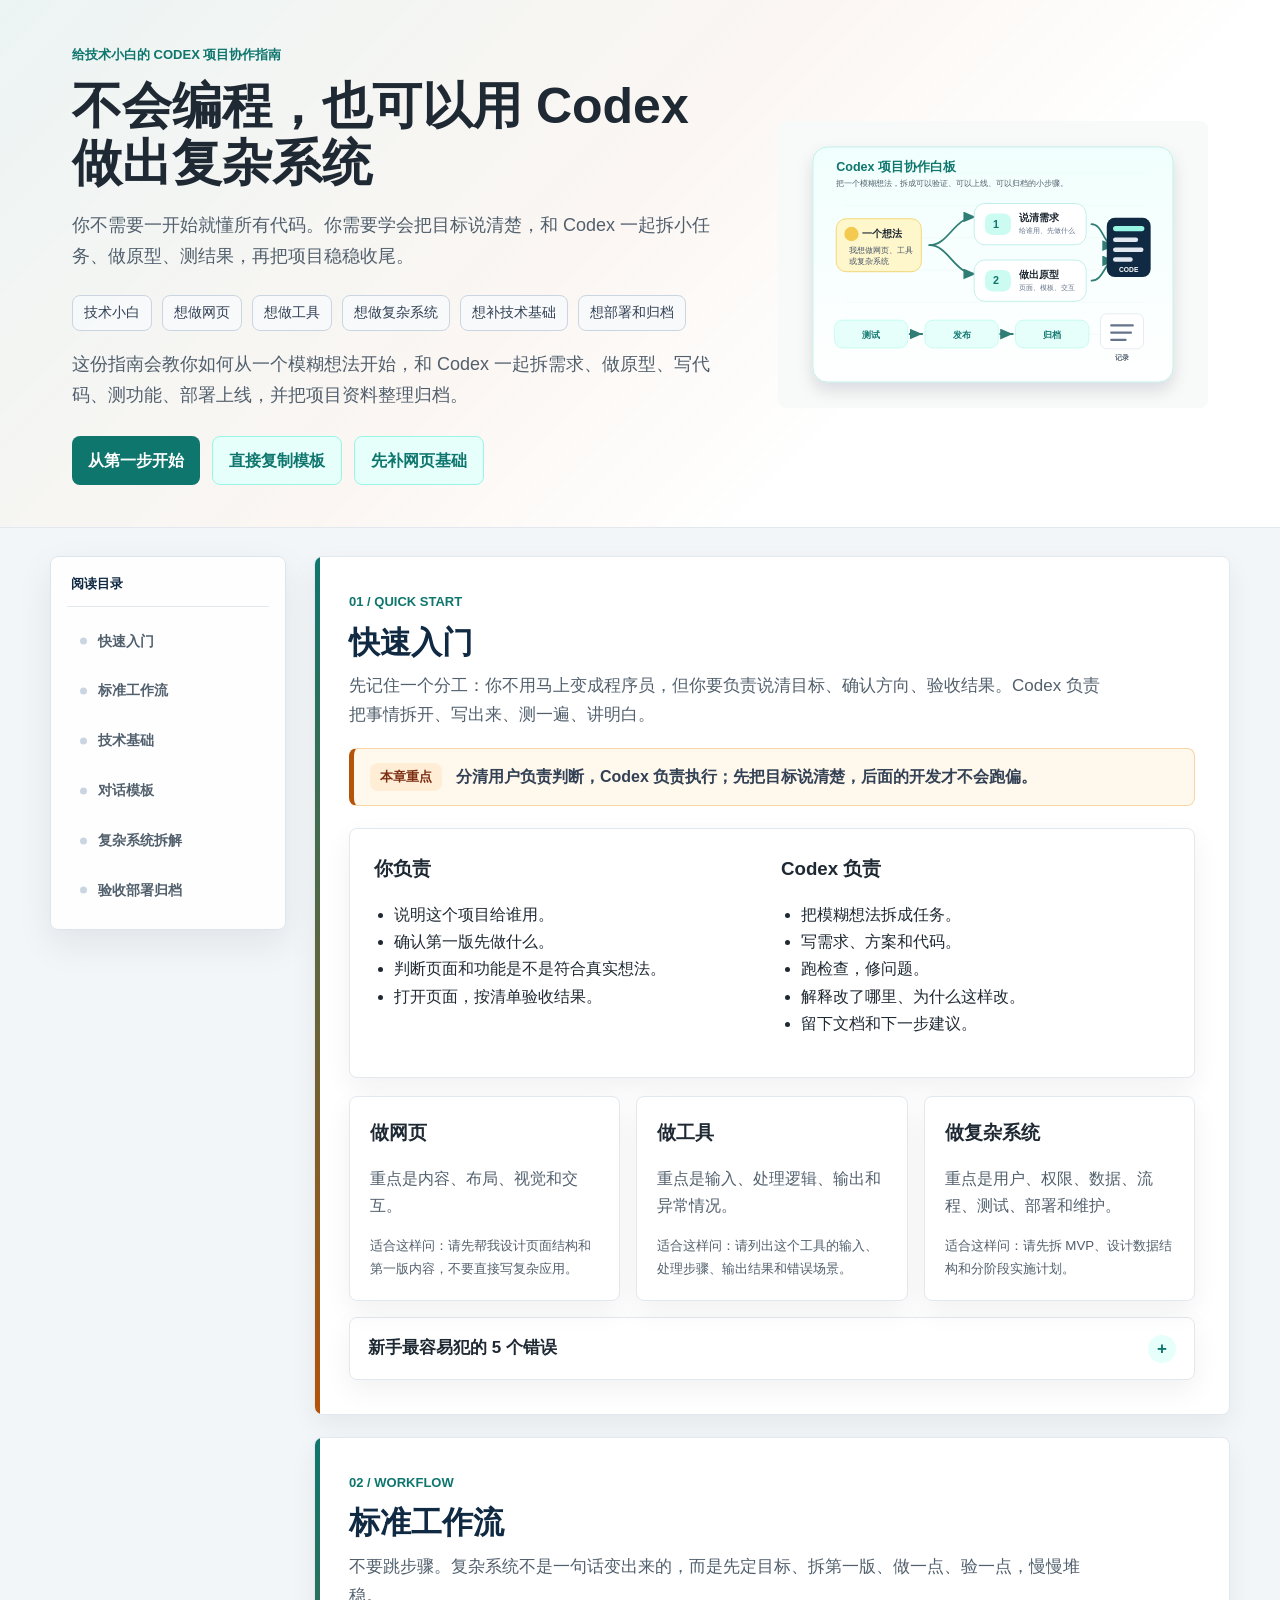
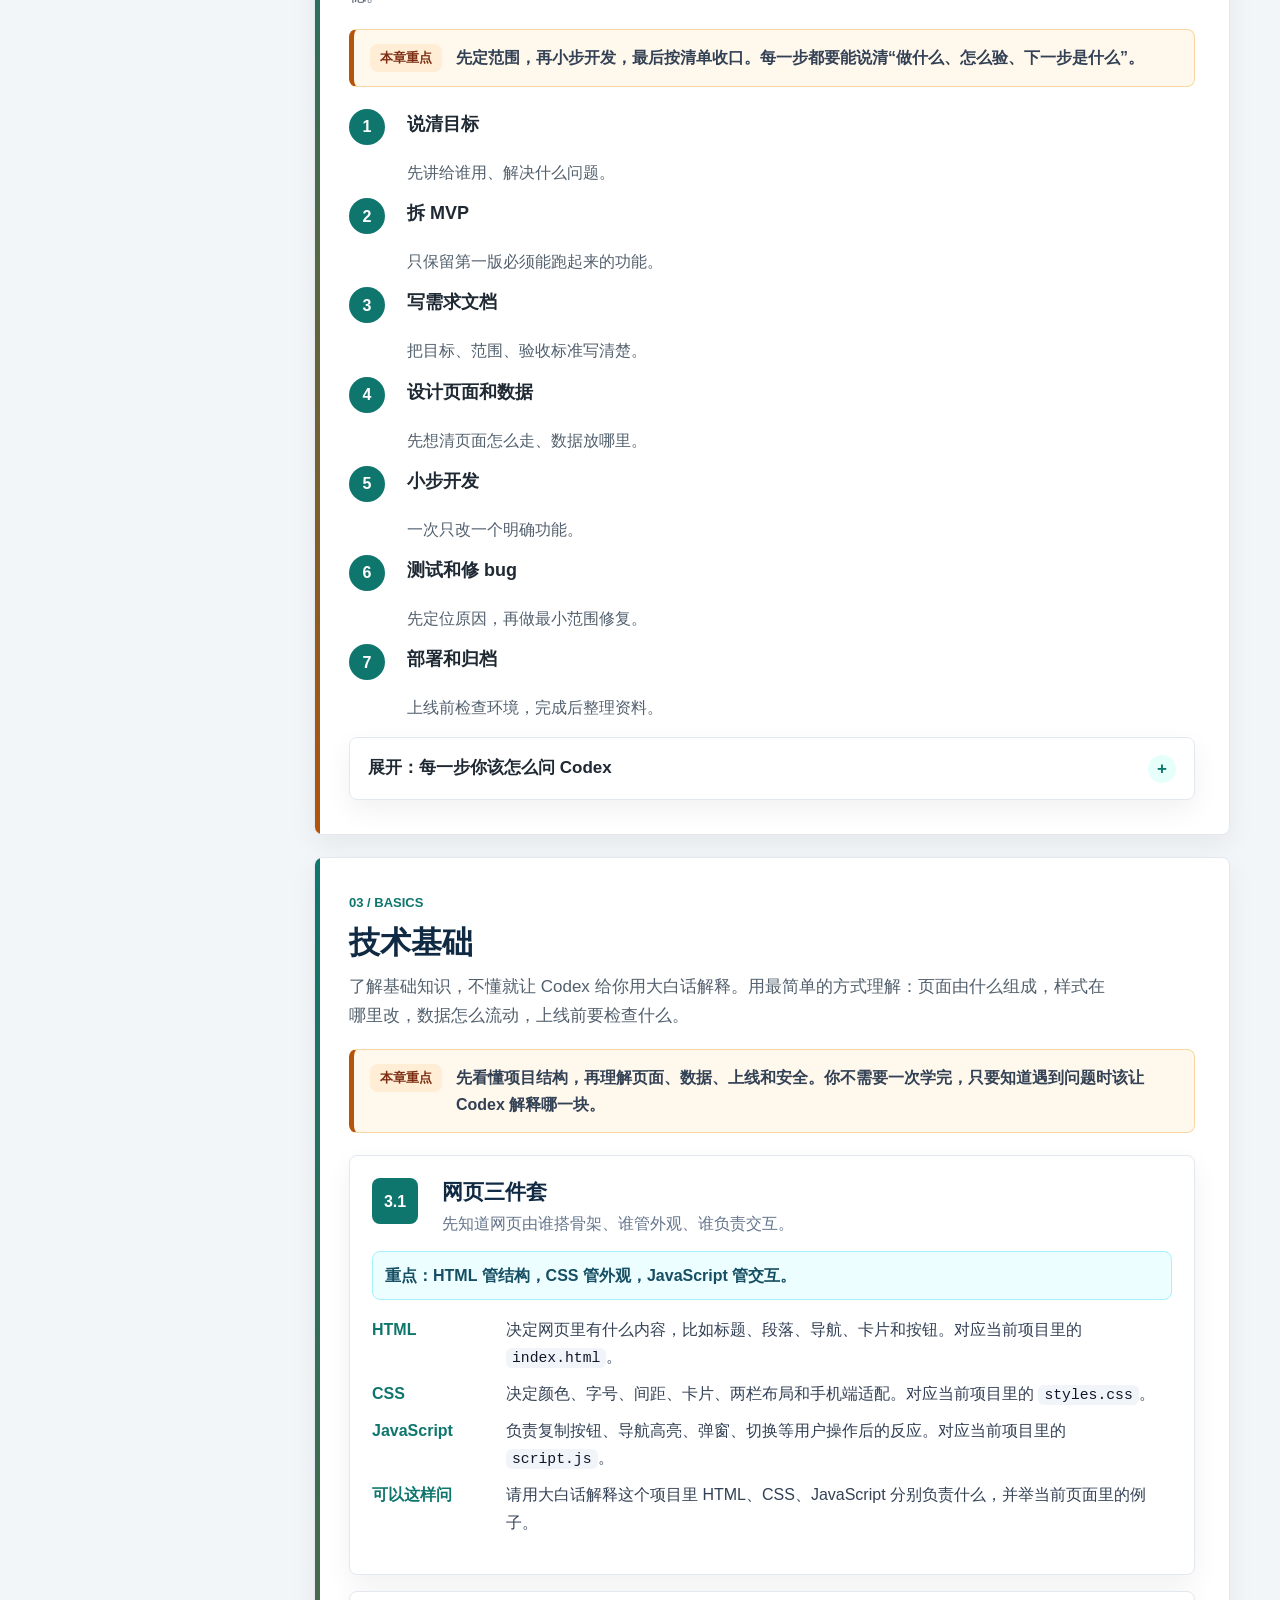
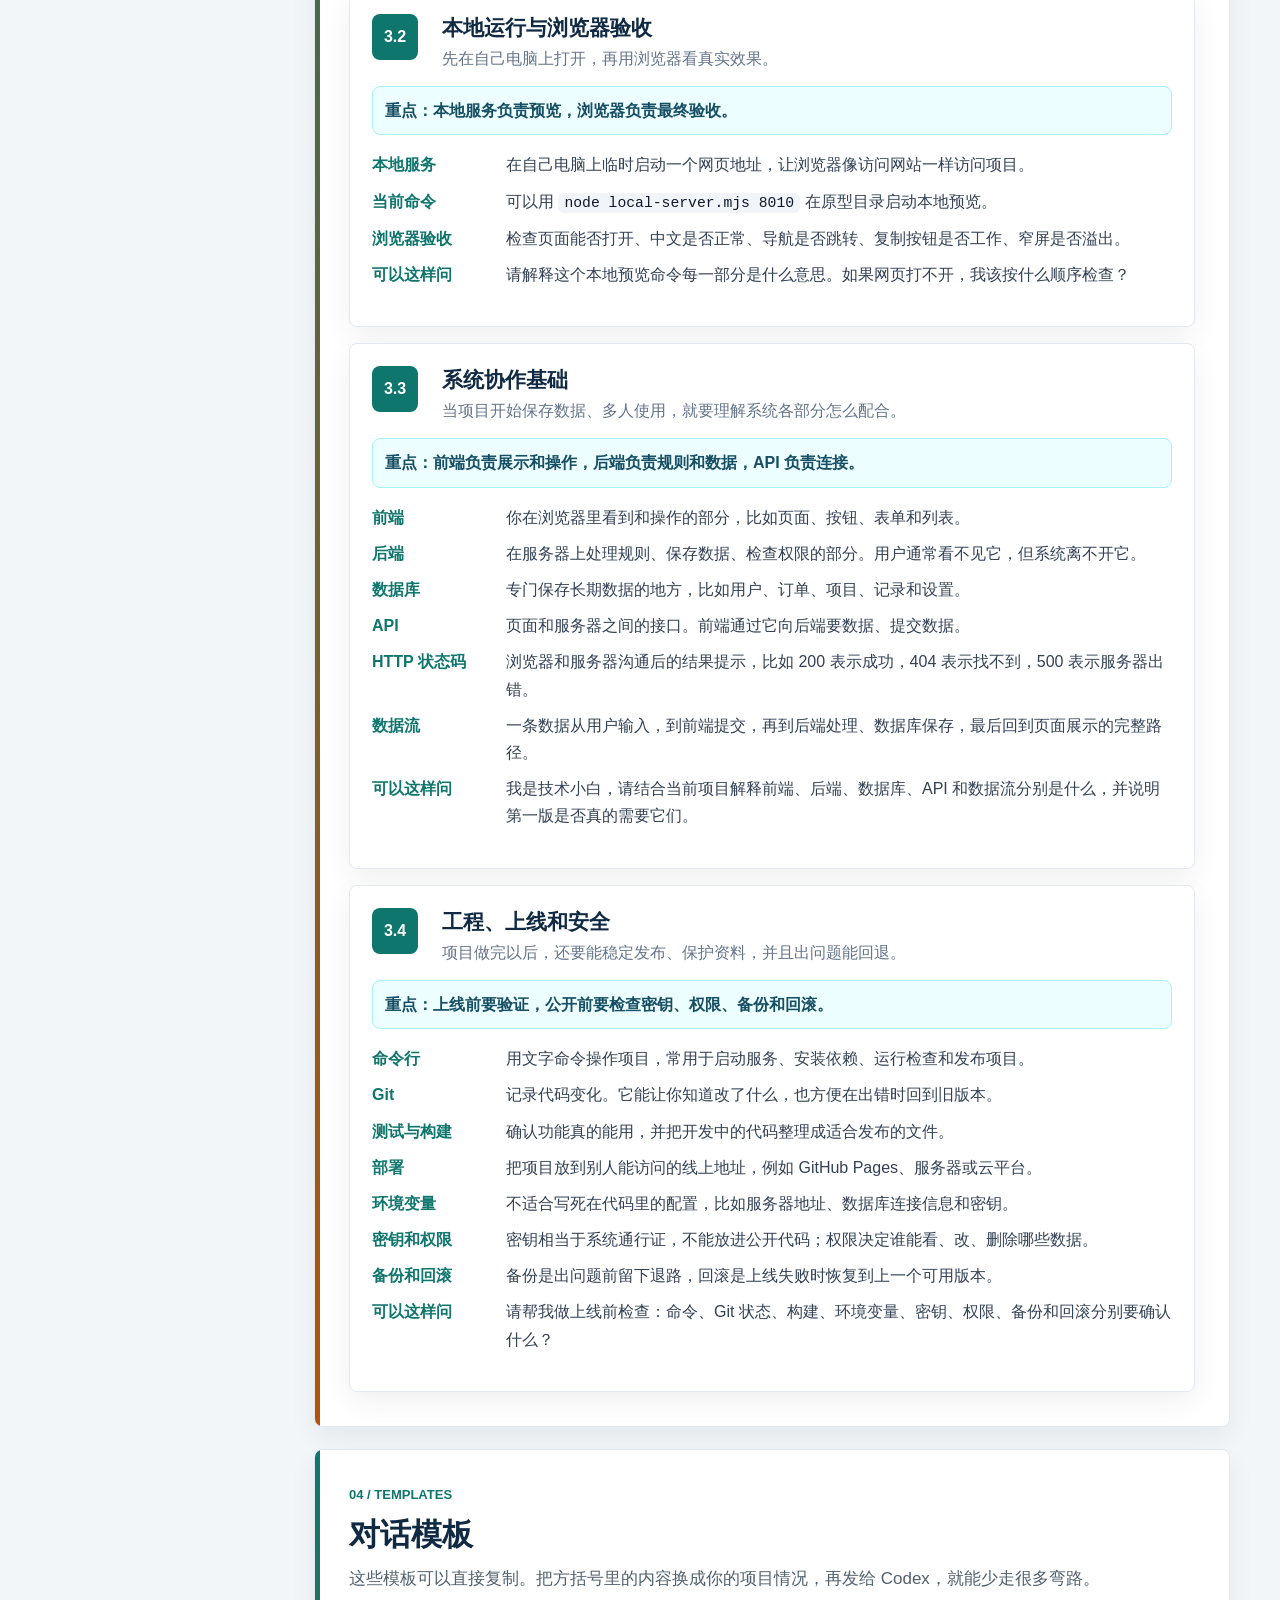
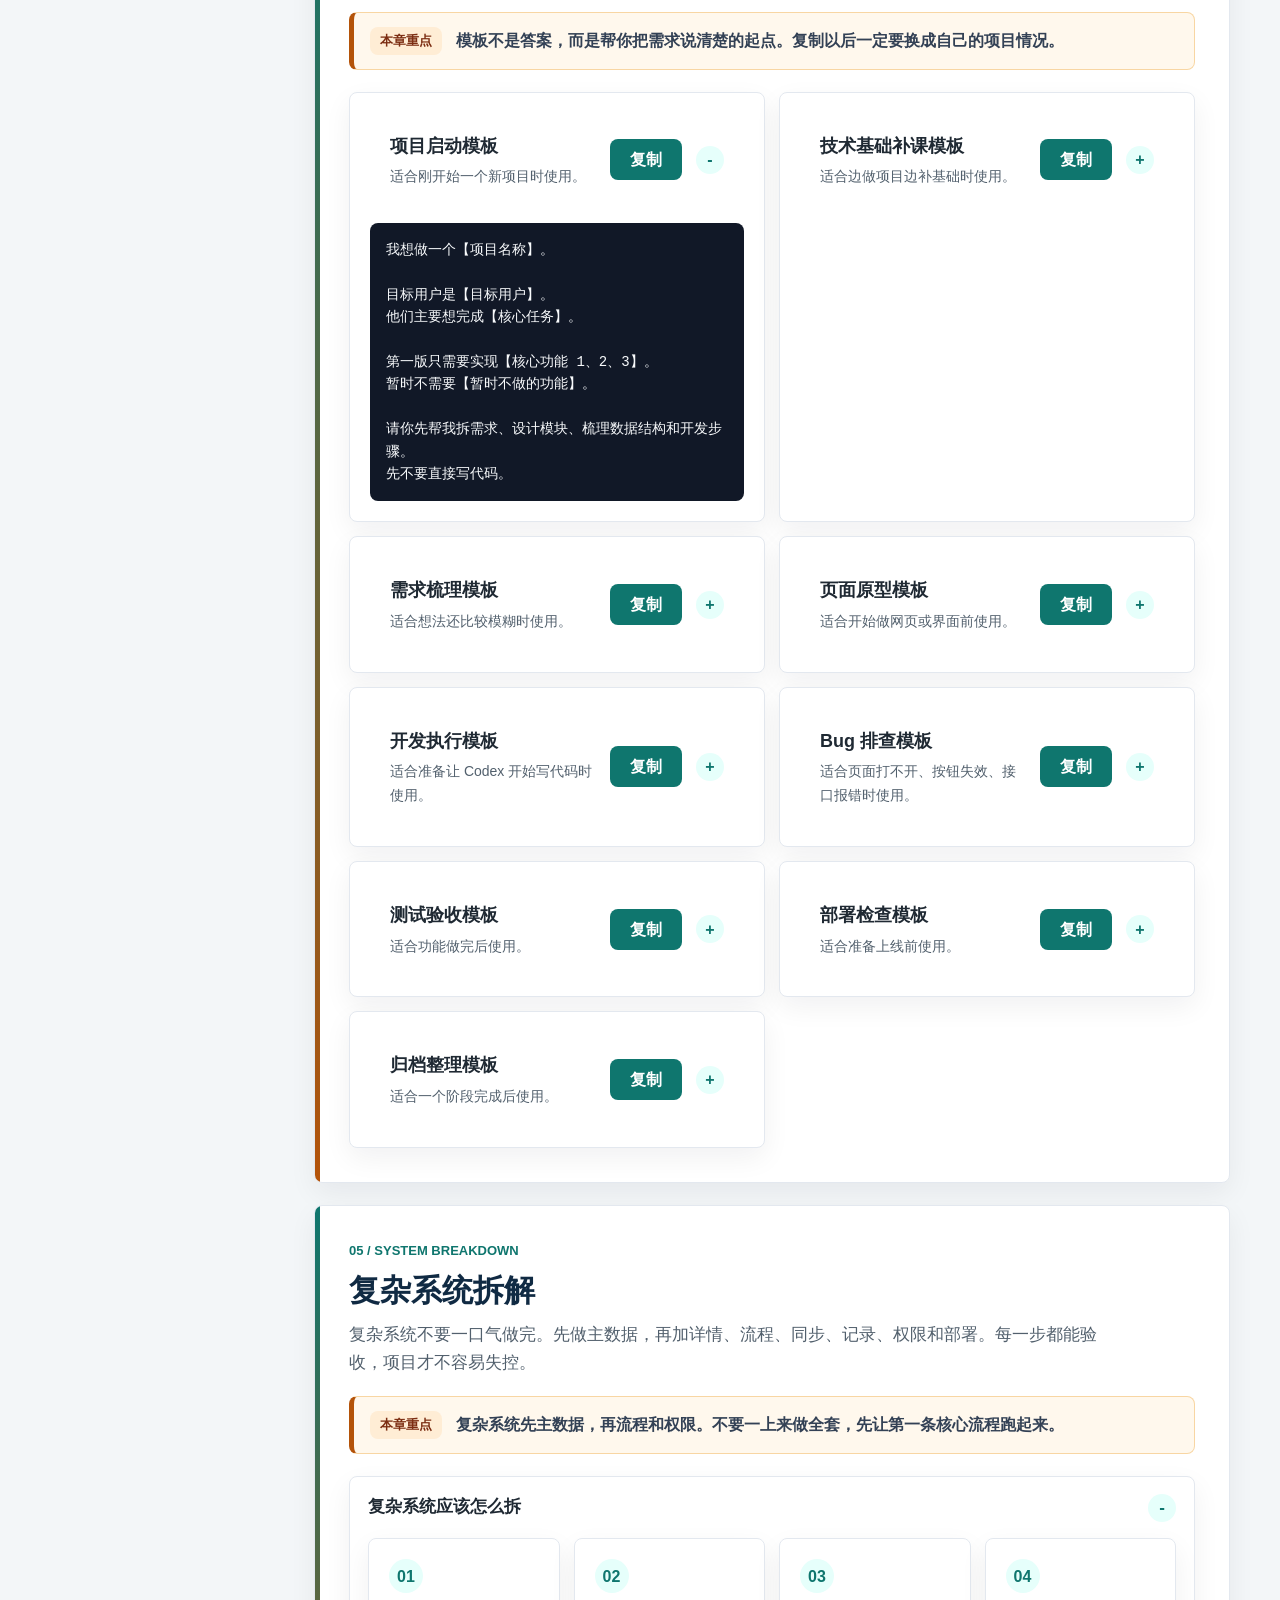
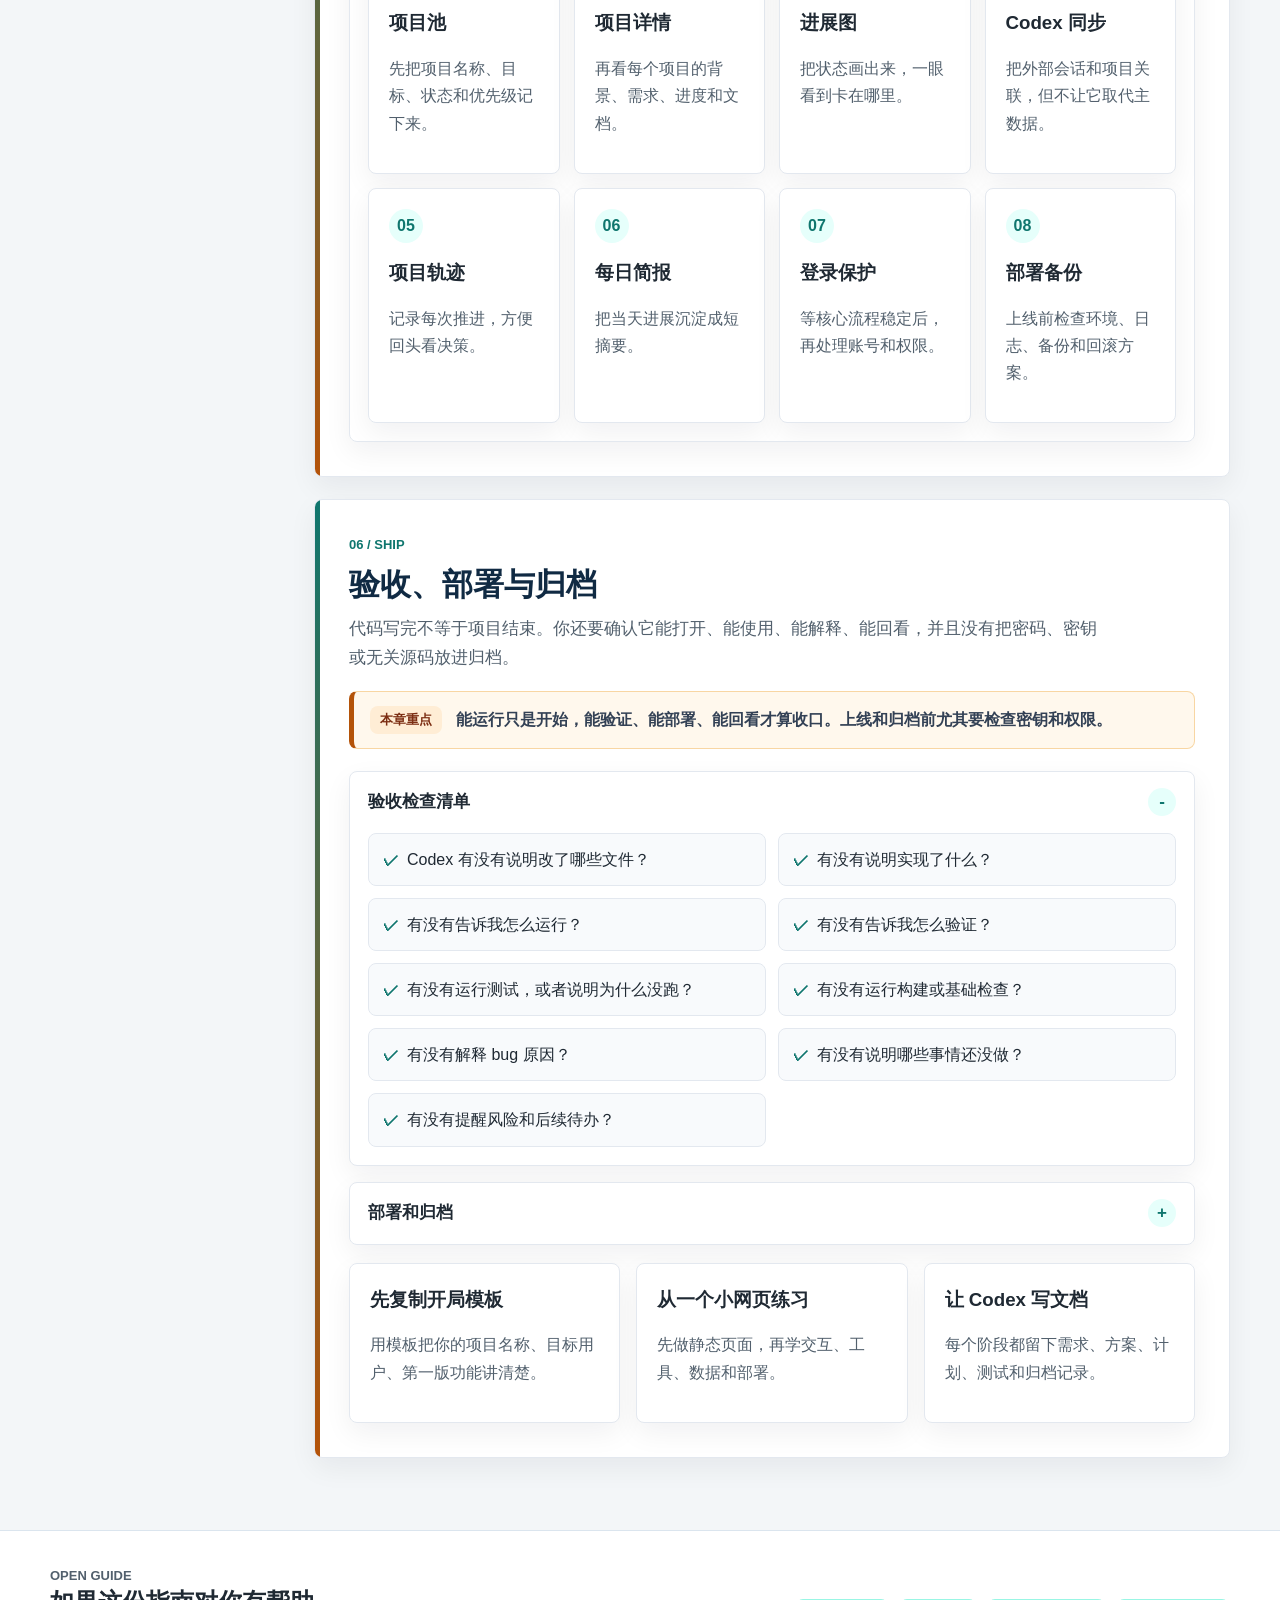
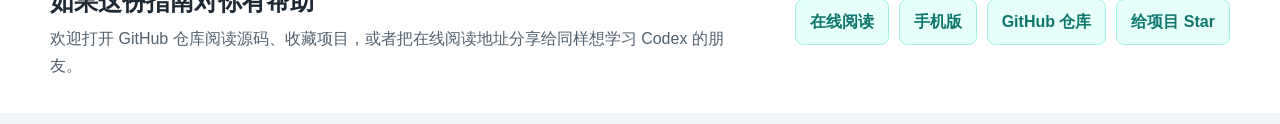
<file: index.html>
<!doctype html>
<html lang="zh-CN">
<head>
  <meta charset="utf-8">
  <meta name="viewport" content="width=device-width, initial-scale=1">
  <title>Codex 编程学习指南</title>
  <meta name="description" content="给技术小白的 Codex 编程协作指南，教你从想法开始，和 Codex 一起完成需求、原型、代码、测试、部署和归档。">
  <meta property="og:title" content="Codex 编程学习指南">
  <meta property="og:description" content="不会编程，也可以用 Codex 做网页、工具和复杂系统。">
  <meta property="og:type" content="website">
  <meta property="og:url" content="https://chenqianzzhh.github.io/codex-guide-v1/">
  <link rel="stylesheet" href="styles.css">
</head>
<body>
  <header class="hero" id="top">
    <div class="hero-inner">
      <div class="hero-main">
        <p class="eyebrow">给技术小白的 Codex 项目协作指南</p>
        <h1>不会编程，也可以用 Codex 做出复杂系统</h1>
        <p class="hero-subtitle">你不需要一开始就懂所有代码。你需要学会把目标说清楚，和 Codex 一起拆小任务、做原型、测结果，再把项目稳稳收尾。</p>
        <div class="hero-tags" aria-label="适合人群">
          <span>技术小白</span>
          <span>想做网页</span>
          <span>想做工具</span>
          <span>想做复杂系统</span>
          <span>想补技术基础</span>
          <span>想部署和归档</span>
        </div>
        <p class="hero-intro">这份指南会教你如何从一个模糊想法开始，和 Codex 一起拆需求、做原型、写代码、测功能、部署上线，并把项目资料整理归档。</p>
        <div class="hero-actions">
          <a class="button primary" href="#quick-start">从第一步开始</a>
          <a class="button secondary" href="#templates">直接复制模板</a>
          <a class="button secondary" href="#basics">先补网页基础</a>
        </div>
      </div>

      <figure class="hero-visual" aria-label="Codex 项目协作流程图">
        <img src="assets/hero-codex-workflow.svg" alt="Codex 项目协作白板图，展示从想法到需求、原型、代码、测试、发布和归档的流程。">
      </figure>
    </div>
  </header>

  <main class="page-shell">
    <nav class="side-nav" aria-label="章节导航">
      <p class="side-nav-title">阅读目录</p>
      <a href="#quick-start">快速入门</a>
      <a href="#workflow">标准工作流</a>
      <a href="#basics">技术基础</a>
      <a href="#templates">对话模板</a>
      <a href="#systems-case">复杂系统拆解</a>
      <a href="#ship">验收部署归档</a>
    </nav>

    <div class="mobile-section-jump" aria-label="手机端章节跳转">
      <label for="mobile-section-select">快速跳转</label>
      <select id="mobile-section-select">
        <option value="#quick-start">快速入门</option>
        <option value="#workflow">标准工作流</option>
        <option value="#basics">技术基础</option>
        <option value="#templates">对话模板</option>
        <option value="#systems-case">复杂系统拆解</option>
        <option value="#ship">验收部署归档</option>
      </select>
    </div>

    <article class="content">
      <section id="quick-start" class="section">
        <p class="section-kicker">01 / Quick Start</p>
        <h2>快速入门</h2>
        <p class="section-lead">先记住一个分工：你不用马上变成程序员，但你要负责说清目标、确认方向、验收结果。Codex 负责把事情拆开、写出来、测一遍、讲明白。</p>
        <div class="chapter-points" aria-label="本章重点">
          <span>本章重点</span>
          <p>分清用户负责判断，Codex 负责执行；先把目标说清楚，后面的开发才不会跑偏。</p>
        </div>

        <div class="split-card">
          <div>
            <h3>你负责</h3>
            <ul>
              <li>说明这个项目给谁用。</li>
              <li>确认第一版先做什么。</li>
              <li>判断页面和功能是不是符合真实想法。</li>
              <li>打开页面，按清单验收结果。</li>
            </ul>
          </div>
          <div>
            <h3>Codex 负责</h3>
            <ul>
              <li>把模糊想法拆成任务。</li>
              <li>写需求、方案和代码。</li>
              <li>跑检查，修问题。</li>
              <li>解释改了哪里、为什么这样改。</li>
              <li>留下文档和下一步建议。</li>
            </ul>
          </div>
        </div>

        <div class="card-grid three module-gap">
          <article class="info-card">
            <h3>做网页</h3>
            <p>重点是内容、布局、视觉和交互。</p>
            <small>适合这样问：请先帮我设计页面结构和第一版内容，不要直接写复杂应用。</small>
          </article>
          <article class="info-card">
            <h3>做工具</h3>
            <p>重点是输入、处理逻辑、输出和异常情况。</p>
            <small>适合这样问：请列出这个工具的输入、处理步骤、输出结果和错误场景。</small>
          </article>
          <article class="info-card">
            <h3>做复杂系统</h3>
            <p>重点是用户、权限、数据、流程、测试、部署和维护。</p>
            <small>适合这样问：请先拆 MVP、设计数据结构和分阶段实施计划。</small>
          </article>
        </div>

        <details class="guide-details">
          <summary>新手最容易犯的 5 个错误</summary>
          <div class="compare-list">
            <article class="compare-card">
              <div><span class="label wrong">错误说法</span><p>帮我做个系统。</p></div>
              <div><span class="label right">正确说法</span><p>我想做一个客户管理系统，第一版只做客户录入、客户列表和跟进记录。请先帮我拆 MVP。</p></div>
            </article>
            <article class="compare-card">
              <div><span class="label wrong">错误说法</span><p>打不开，你修一下。</p></div>
              <div><span class="label right">正确说法</span><p>我点击登录后页面空白，地址是本地网页，控制台报错如下。请先定位原因，再做最小范围修复。</p></div>
            </article>
            <article class="compare-card">
              <div><span class="label wrong">错误说法</span><p>登录、后台、支付、部署都一起做了吧。</p></div>
              <div><span class="label right">正确说法</span><p>请先做第一版核心流程。登录、支付和部署属于高风险功能，后面单独检查。</p></div>
            </article>
            <article class="compare-card">
              <div><span class="label wrong">错误说法</span><p>页面看起来可以就行。</p></div>
              <div><span class="label right">正确说法</span><p>请同时检查刷新后数据是否还在、手机端能不能看、复制按钮能不能用、有没有测试记录。</p></div>
            </article>
            <article class="compare-card">
              <div><span class="label wrong">错误说法</span><p>做完就结束。</p></div>
              <div><span class="label right">正确说法</span><p>请同步更新 README、测试记录和阶段总结，告诉我还剩哪些待办。</p></div>
            </article>
          </div>
        </details>
      </section>

      <section id="workflow" class="section">
        <p class="section-kicker">02 / Workflow</p>
        <h2>标准工作流</h2>
        <p class="section-lead">不要跳步骤。复杂系统不是一句话变出来的，而是先定目标、拆第一版、做一点、验一点，慢慢堆稳。</p>
        <div class="chapter-points" aria-label="本章重点">
          <span>本章重点</span>
          <p>先定范围，再小步开发，最后按清单收口。每一步都要能说清“做什么、怎么验、下一步是什么”。</p>
        </div>
        <ol class="timeline compact">
          <li><strong>说清目标</strong><span>先讲给谁用、解决什么问题。</span></li>
          <li><strong>拆 MVP</strong><span>只保留第一版必须能跑起来的功能。</span></li>
          <li><strong>写需求文档</strong><span>把目标、范围、验收标准写清楚。</span></li>
          <li><strong>设计页面和数据</strong><span>先想清页面怎么走、数据放哪里。</span></li>
          <li><strong>小步开发</strong><span>一次只改一个明确功能。</span></li>
          <li><strong>测试和修 bug</strong><span>先定位原因，再做最小范围修复。</span></li>
          <li><strong>部署和归档</strong><span>上线前检查环境，完成后整理资料。</span></li>
        </ol>
        <details class="guide-details">
          <summary>展开：每一步你该怎么问 Codex</summary>
          <div class="card-grid two">
            <article class="info-card"><h3>说清目标</h3><p>请先帮我澄清目标用户、核心问题、第一版范围和验收标准。</p></article>
            <article class="info-card"><h3>拆 MVP</h3><p>请把这个系统拆成 V1、V2、V3，并说明第一版暂时不做什么。</p></article>
            <article class="info-card"><h3>写需求文档</h3><p>请把已经确认的内容写成需求文档，包含目标、范围、功能和验收标准。</p></article>
            <article class="info-card"><h3>设计页面和数据</h3><p>请设计页面结构、用户流程、数据字段，以及它们之间的对应关系。</p></article>
            <article class="info-card"><h3>小步开发</h3><p>请一次只实现一个小任务，完成后告诉我改了什么、怎么运行、怎么验证。</p></article>
            <article class="info-card"><h3>测试和修 bug</h3><p>请先定位原因，再做最小范围修复，并记录验证结果。</p></article>
          </div>
        </details>
      </section>

      <section id="basics" class="section">
        <p class="section-kicker">03 / Basics</p>
        <h2>技术基础</h2>
        <p class="section-lead">了解基础知识，不懂就让 Codex 给你用大白话解释。用最简单的方式理解：页面由什么组成，样式在哪里改，数据怎么流动，上线前要检查什么。</p>
        <div class="chapter-points" aria-label="本章重点">
          <span>本章重点</span>
          <p>先看懂项目结构，再理解页面、数据、上线和安全。你不需要一次学完，只要知道遇到问题时该让 Codex 解释哪一块。</p>
        </div>

        <div class="learning-roadmap">
          <article class="learning-chapter">
            <div class="chapter-heading">
              <span>3.1</span>
              <div>
                <h3>网页三件套</h3>
                <p>先知道网页由谁搭骨架、谁管外观、谁负责交互。</p>
              </div>
            </div>
            <p class="focus-mark">重点：HTML 管结构，CSS 管外观，JavaScript 管交互。</p>
            <dl class="learning-dl">
              <dt>HTML</dt><dd>决定网页里有什么内容，比如标题、段落、导航、卡片和按钮。对应当前项目里的 <code>index.html</code>。</dd>
              <dt>CSS</dt><dd>决定颜色、字号、间距、卡片、两栏布局和手机端适配。对应当前项目里的 <code>styles.css</code>。</dd>
              <dt>JavaScript</dt><dd>负责复制按钮、导航高亮、弹窗、切换等用户操作后的反应。对应当前项目里的 <code>script.js</code>。</dd>
              <dt>可以这样问</dt><dd>请用大白话解释这个项目里 HTML、CSS、JavaScript 分别负责什么，并举当前页面里的例子。</dd>
            </dl>
          </article>

          <article class="learning-chapter">
            <div class="chapter-heading">
              <span>3.2</span>
              <div>
                <h3>本地运行与浏览器验收</h3>
                <p>先在自己电脑上打开，再用浏览器看真实效果。</p>
              </div>
            </div>
            <p class="focus-mark">重点：本地服务负责预览，浏览器负责最终验收。</p>
            <dl class="learning-dl">
              <dt>本地服务</dt><dd>在自己电脑上临时启动一个网页地址，让浏览器像访问网站一样访问项目。</dd>
              <dt>当前命令</dt><dd>可以用 <code>node local-server.mjs 8010</code> 在原型目录启动本地预览。</dd>
              <dt>浏览器验收</dt><dd>检查页面能否打开、中文是否正常、导航是否跳转、复制按钮是否工作、窄屏是否溢出。</dd>
              <dt>可以这样问</dt><dd>请解释这个本地预览命令每一部分是什么意思。如果网页打不开，我该按什么顺序检查？</dd>
            </dl>
          </article>

          <article class="learning-chapter">
            <div class="chapter-heading">
              <span>3.3</span>
              <div>
                <h3>系统协作基础</h3>
                <p>当项目开始保存数据、多人使用，就要理解系统各部分怎么配合。</p>
              </div>
            </div>
            <p class="focus-mark">重点：前端负责展示和操作，后端负责规则和数据，API 负责连接。</p>
            <dl class="learning-dl">
              <dt>前端</dt><dd>你在浏览器里看到和操作的部分，比如页面、按钮、表单和列表。</dd>
              <dt>后端</dt><dd>在服务器上处理规则、保存数据、检查权限的部分。用户通常看不见它，但系统离不开它。</dd>
              <dt>数据库</dt><dd>专门保存长期数据的地方，比如用户、订单、项目、记录和设置。</dd>
              <dt>API</dt><dd>页面和服务器之间的接口。前端通过它向后端要数据、提交数据。</dd>
              <dt>HTTP 状态码</dt><dd>浏览器和服务器沟通后的结果提示，比如 200 表示成功，404 表示找不到，500 表示服务器出错。</dd>
              <dt>数据流</dt><dd>一条数据从用户输入，到前端提交，再到后端处理、数据库保存，最后回到页面展示的完整路径。</dd>
              <dt>可以这样问</dt><dd>我是技术小白，请结合当前项目解释前端、后端、数据库、API 和数据流分别是什么，并说明第一版是否真的需要它们。</dd>
            </dl>
          </article>

          <article class="learning-chapter">
            <div class="chapter-heading">
              <span>3.4</span>
              <div>
                <h3>工程、上线和安全</h3>
                <p>项目做完以后，还要能稳定发布、保护资料，并且出问题能回退。</p>
              </div>
            </div>
            <p class="focus-mark">重点：上线前要验证，公开前要检查密钥、权限、备份和回滚。</p>
            <dl class="learning-dl">
              <dt>命令行</dt><dd>用文字命令操作项目，常用于启动服务、安装依赖、运行检查和发布项目。</dd>
              <dt>Git</dt><dd>记录代码变化。它能让你知道改了什么，也方便在出错时回到旧版本。</dd>
              <dt>测试与构建</dt><dd>确认功能真的能用，并把开发中的代码整理成适合发布的文件。</dd>
              <dt>部署</dt><dd>把项目放到别人能访问的线上地址，例如 GitHub Pages、服务器或云平台。</dd>
              <dt>环境变量</dt><dd>不适合写死在代码里的配置，比如服务器地址、数据库连接信息和密钥。</dd>
              <dt>密钥和权限</dt><dd>密钥相当于系统通行证，不能放进公开代码；权限决定谁能看、改、删除哪些数据。</dd>
              <dt>备份和回滚</dt><dd>备份是出问题前留下退路，回滚是上线失败时恢复到上一个可用版本。</dd>
              <dt>可以这样问</dt><dd>请帮我做上线前检查：命令、Git 状态、构建、环境变量、密钥、权限、备份和回滚分别要确认什么？</dd>
            </dl>
          </article>
        </div>
      </section>

      <section id="templates" class="section">
        <p class="section-kicker">04 / Templates</p>
        <h2>对话模板</h2>
        <p class="section-lead">这些模板可以直接复制。把方括号里的内容换成你的项目情况，再发给 Codex，就能少走很多弯路。</p>
        <div class="chapter-points" aria-label="本章重点">
          <span>本章重点</span>
          <p>模板不是答案，而是帮你把需求说清楚的起点。复制以后一定要换成自己的项目情况。</p>
        </div>
        <div class="template-grid">
          <details class="template-card" open>
            <summary><span><strong>项目启动模板</strong><em>适合刚开始一个新项目时使用。</em></span><button type="button" data-copy-target="template-start">复制</button></summary>
            <pre id="template-start"><code>我想做一个【项目名称】。

目标用户是【目标用户】。
他们主要想完成【核心任务】。

第一版只需要实现【核心功能 1、2、3】。
暂时不需要【暂时不做的功能】。

请你先帮我拆需求、设计模块、梳理数据结构和开发步骤。
先不要直接写代码。</code></pre>
          </details>

          <details class="template-card">
            <summary><span><strong>技术基础补课模板</strong><em>适合边做项目边补基础时使用。</em></span><button type="button" data-copy-target="template-basics">复制</button></summary>
            <pre id="template-basics"><code>我是技术小白，正在做【项目名称】。

请你结合当前项目，用我能听懂的话解释：
1. 这个项目由哪些主要文件组成
2. HTML、CSS、JavaScript 分别负责什么
3. 我应该用什么命令运行或预览
4. 浏览器里要检查哪些地方
5. 哪些内容以后涉及后端、数据库或安全
6. 如果我要继续学习，应该先补哪几块基础

请不要讲太多理论，要结合当前项目举例。</code></pre>
          </details>

          <details class="template-card">
            <summary><span><strong>需求梳理模板</strong><em>适合想法还比较模糊时使用。</em></span><button type="button" data-copy-target="template-requirement">复制</button></summary>
            <pre id="template-requirement"><code>请你先不要写代码。

请帮我梳理：
1. 目标用户是谁
2. 他们最想解决什么问题
3. 第一版必须做哪些功能
4. 第一版暂时不做哪些功能
5. 每个功能怎么验收
6. 有哪些风险点

请最后整理成一份清晰的需求清单。</code></pre>
          </details>

          <details class="template-card">
            <summary><span><strong>页面原型模板</strong><em>适合开始做网页或界面前使用。</em></span><button type="button" data-copy-target="template-prototype">复制</button></summary>
            <pre id="template-prototype"><code>请基于现有需求，先帮我设计页面结构。

请说明：
1. 第一屏展示什么
2. 有哪些主要章节或区域
3. 用户从哪里开始操作
4. 哪些内容做成卡片、表格或时间线
5. 电脑端和手机端分别怎么展示

请先给结构方案，不要急着写代码。</code></pre>
          </details>

          <details class="template-card">
            <summary><span><strong>开发执行模板</strong><em>适合准备让 Codex 开始写代码时使用。</em></span><button type="button" data-copy-target="template-dev">复制</button></summary>
            <pre id="template-dev"><code>请按实施计划执行下一步。

要求：
1. 一次只实现一个小任务
2. 修改前说明会改哪些文件
3. 修改后说明实现了什么
4. 告诉我如何运行和验证
5. 不要做计划外的大改动

如果发现计划不清楚，请先停下来问我。</code></pre>
          </details>

          <details class="template-card">
            <summary><span><strong>Bug 排查模板</strong><em>适合页面打不开、按钮失效、接口报错时使用。</em></span><button type="button" data-copy-target="template-bug">复制</button></summary>
            <pre id="template-bug"><code>我遇到一个 Bug。

现象是：【发生了什么】
期望是：【本来应该怎样】
复现步骤：
1. 【第一步】
2. 【第二步】
3. 【第三步】

报错信息是：
【粘贴报错】

请先判断可能原因，再做最小范围修复。
修完后请告诉我改了哪些文件，以及我应该怎么验证。</code></pre>
          </details>

          <details class="template-card">
            <summary><span><strong>测试验收模板</strong><em>适合功能做完后使用。</em></span><button type="button" data-copy-target="template-test">复制</button></summary>
            <pre id="template-test"><code>请帮我验收这个功能。

请检查：
1. 是否满足原始需求
2. 是否有边界情况遗漏
3. 是否能在电脑端和手机端正常使用
4. 是否运行了测试或构建
5. 是否有未完成事项和风险

请把结果分成“通过项、问题项、后续待办”。</code></pre>
          </details>

          <details class="template-card">
            <summary><span><strong>部署检查模板</strong><em>适合准备上线前使用。</em></span><button type="button" data-copy-target="template-deploy">复制</button></summary>
            <pre id="template-deploy"><code>请帮我做部署前检查。

请确认：
1. 本地是否能正常运行
2. 构建是否通过
3. 环境变量是否齐全
4. 密钥是否没有写死在代码里
5. 关键功能是否验证
6. 是否有备份和回滚方案

请先列检查结果，不要直接开始部署。</code></pre>
          </details>

          <details class="template-card">
            <summary><span><strong>归档整理模板</strong><em>适合一个阶段完成后使用。</em></span><button type="button" data-copy-target="template-archive">复制</button></summary>
            <pre id="template-archive"><code>请帮我整理这个阶段的归档。

包括：
1. 完成了什么
2. 改了哪些文件
3. 如何运行
4. 如何验证
5. 还有哪些待办
6. 哪些资料需要备份
7. 哪些资料不能归档，例如密码、密钥、API Key、无关项目源码和缓存目录

请把内容整理成可以放进项目文档的阶段总结。</code></pre>
          </details>
        </div>
      </section>

      <section id="systems-case" class="section">
        <p class="section-kicker">05 / System Breakdown</p>
        <h2>复杂系统拆解</h2>
        <p class="section-lead">复杂系统不要一口气做完。先做主数据，再加详情、流程、同步、记录、权限和部署。每一步都能验收，项目才不容易失控。</p>
        <div class="chapter-points" aria-label="本章重点">
          <span>本章重点</span>
          <p>复杂系统先主数据，再流程和权限。不要一上来做全套，先让第一条核心流程跑起来。</p>
        </div>

        <details class="guide-details" open>
          <summary>复杂系统应该怎么拆</summary>
          <div class="stage-grid">
            <article class="stage-card"><span>01</span><h3>项目池</h3><p>先把项目名称、目标、状态和优先级记下来。</p></article>
            <article class="stage-card"><span>02</span><h3>项目详情</h3><p>再看每个项目的背景、需求、进度和文档。</p></article>
            <article class="stage-card"><span>03</span><h3>进展图</h3><p>把状态画出来，一眼看到卡在哪里。</p></article>
            <article class="stage-card"><span>04</span><h3>Codex 同步</h3><p>把外部会话和项目关联，但不让它取代主数据。</p></article>
            <article class="stage-card"><span>05</span><h3>项目轨迹</h3><p>记录每次推进，方便回头看决策。</p></article>
            <article class="stage-card"><span>06</span><h3>每日简报</h3><p>把当天进展沉淀成短摘要。</p></article>
            <article class="stage-card"><span>07</span><h3>登录保护</h3><p>等核心流程稳定后，再处理账号和权限。</p></article>
            <article class="stage-card"><span>08</span><h3>部署备份</h3><p>上线前检查环境、日志、备份和回滚方案。</p></article>
          </div>
        </details>
      </section>

      <section id="ship" class="section">
        <p class="section-kicker">06 / Ship</p>
        <h2>验收、部署与归档</h2>
        <p class="section-lead">代码写完不等于项目结束。你还要确认它能打开、能使用、能解释、能回看，并且没有把密码、密钥或无关源码放进归档。</p>
        <div class="chapter-points" aria-label="本章重点">
          <span>本章重点</span>
          <p>能运行只是开始，能验证、能部署、能回看才算收口。上线和归档前尤其要检查密钥和权限。</p>
        </div>

        <details class="guide-details" open>
          <summary>验收检查清单</summary>
          <ul class="check-list">
            <li>Codex 有没有说明改了哪些文件？</li>
            <li>有没有说明实现了什么？</li>
            <li>有没有告诉我怎么运行？</li>
            <li>有没有告诉我怎么验证？</li>
            <li>有没有运行测试，或者说明为什么没跑？</li>
            <li>有没有运行构建或基础检查？</li>
            <li>有没有解释 bug 原因？</li>
            <li>有没有说明哪些事情还没做？</li>
            <li>有没有提醒风险和后续待办？</li>
          </ul>
        </details>

        <details class="guide-details">
          <summary>部署和归档</summary>
          <div class="card-grid two">
            <article class="info-card">
              <h3>部署前检查</h3>
              <ul>
                <li>构建是否通过。</li>
                <li>本地是否能打开。</li>
                <li>手机端是否能正常阅读。</li>
                <li>密码和密钥是否没有写死。</li>
                <li>关键功能是否已经验证。</li>
              </ul>
            </article>
            <article class="info-card">
              <h3>应该归档什么</h3>
              <ul>
                <li>需求文档、设计方案和实施计划。</li>
                <li>源码、测试记录和部署说明。</li>
                <li>操作记录、阶段总结和待办清单。</li>
                <li>重要数据的备份说明。</li>
              </ul>
            </article>
          </div>
          <div class="warning-card">
            <strong>不要归档：</strong>账号密码、API Key、其他项目源码、无关缓存和依赖目录。
          </div>
        </details>

        <div class="card-grid three module-gap">
          <article class="info-card"><h3>先复制开局模板</h3><p>用模板把你的项目名称、目标用户、第一版功能讲清楚。</p></article>
          <article class="info-card"><h3>从一个小网页练习</h3><p>先做静态页面，再学交互、工具、数据和部署。</p></article>
          <article class="info-card"><h3>让 Codex 写文档</h3><p>每个阶段都留下需求、方案、计划、测试和归档记录。</p></article>
        </div>
      </section>
    </article>
  </main>

  <footer class="site-footer">
    <div class="footer-inner">
      <div>
        <p class="section-kicker">Open Guide</p>
        <h2>如果这份指南对你有帮助</h2>
        <p>欢迎打开 GitHub 仓库阅读源码、收藏项目，或者把在线阅读地址分享给同样想学习 Codex 的朋友。</p>
      </div>
      <nav class="footer-links" aria-label="公开入口">
        <a href="https://chenqianzzhh.github.io/codex-guide-v1/">在线阅读</a>
        <a href="mobile.html">手机版</a>
        <a href="https://github.com/chenqianzzhh/codex-guide-v1">GitHub 仓库</a>
        <a href="https://github.com/chenqianzzhh/codex-guide-v1/stargazers">给项目 Star</a>
      </nav>
    </div>
  </footer>

  <script src="script.js"></script>
</body>
</html>
</file>
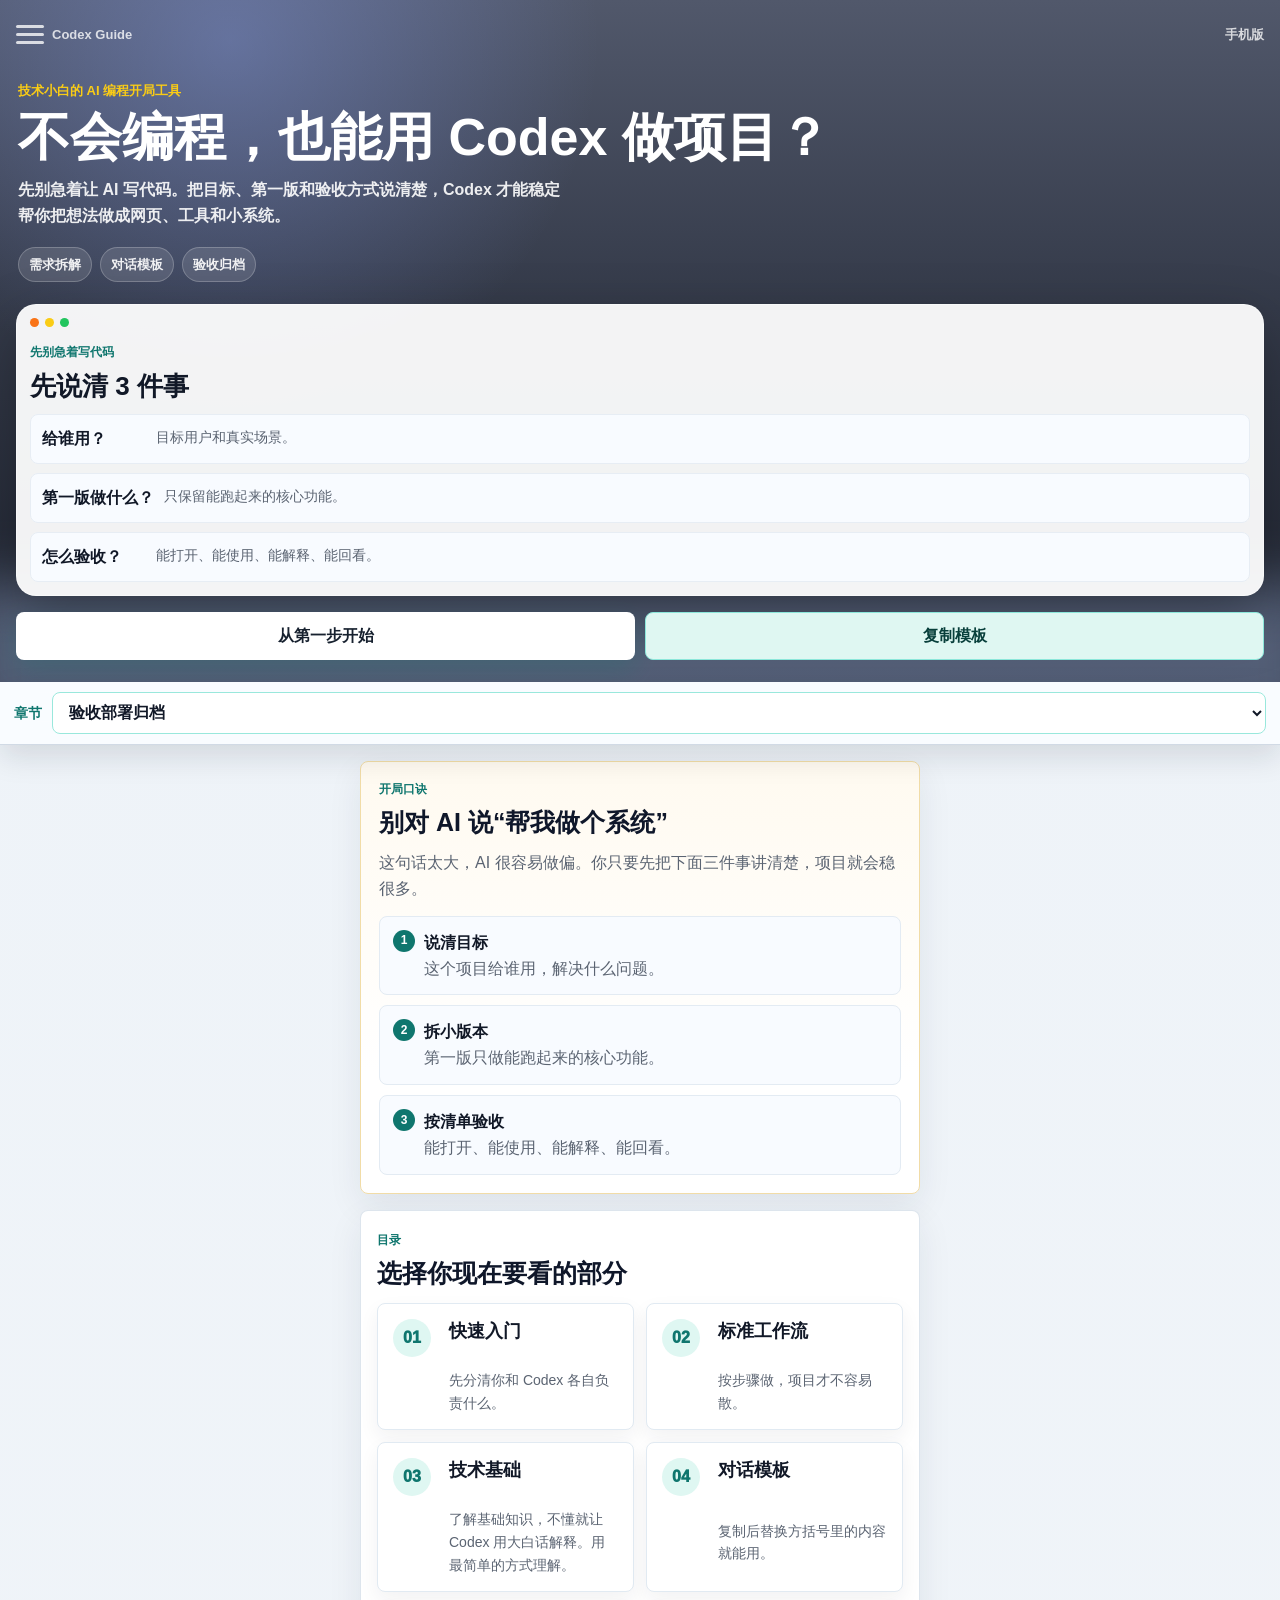
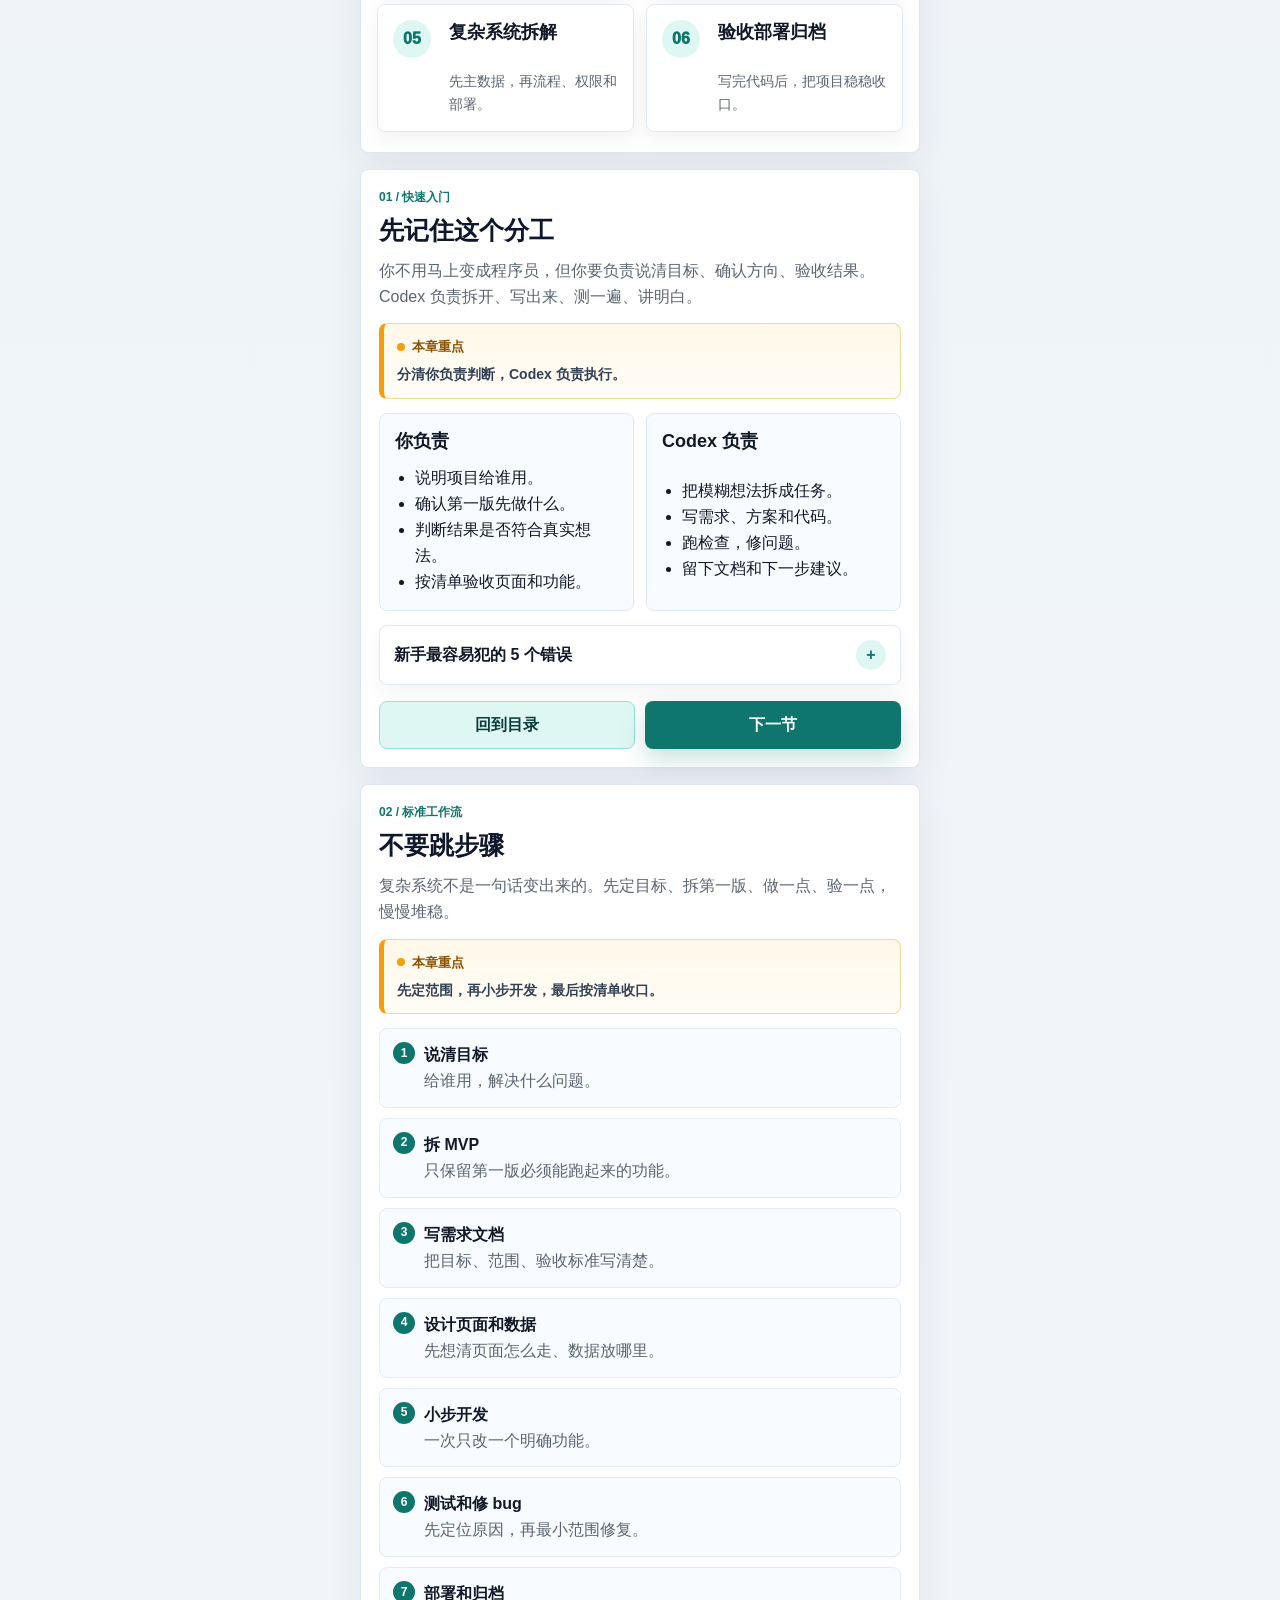
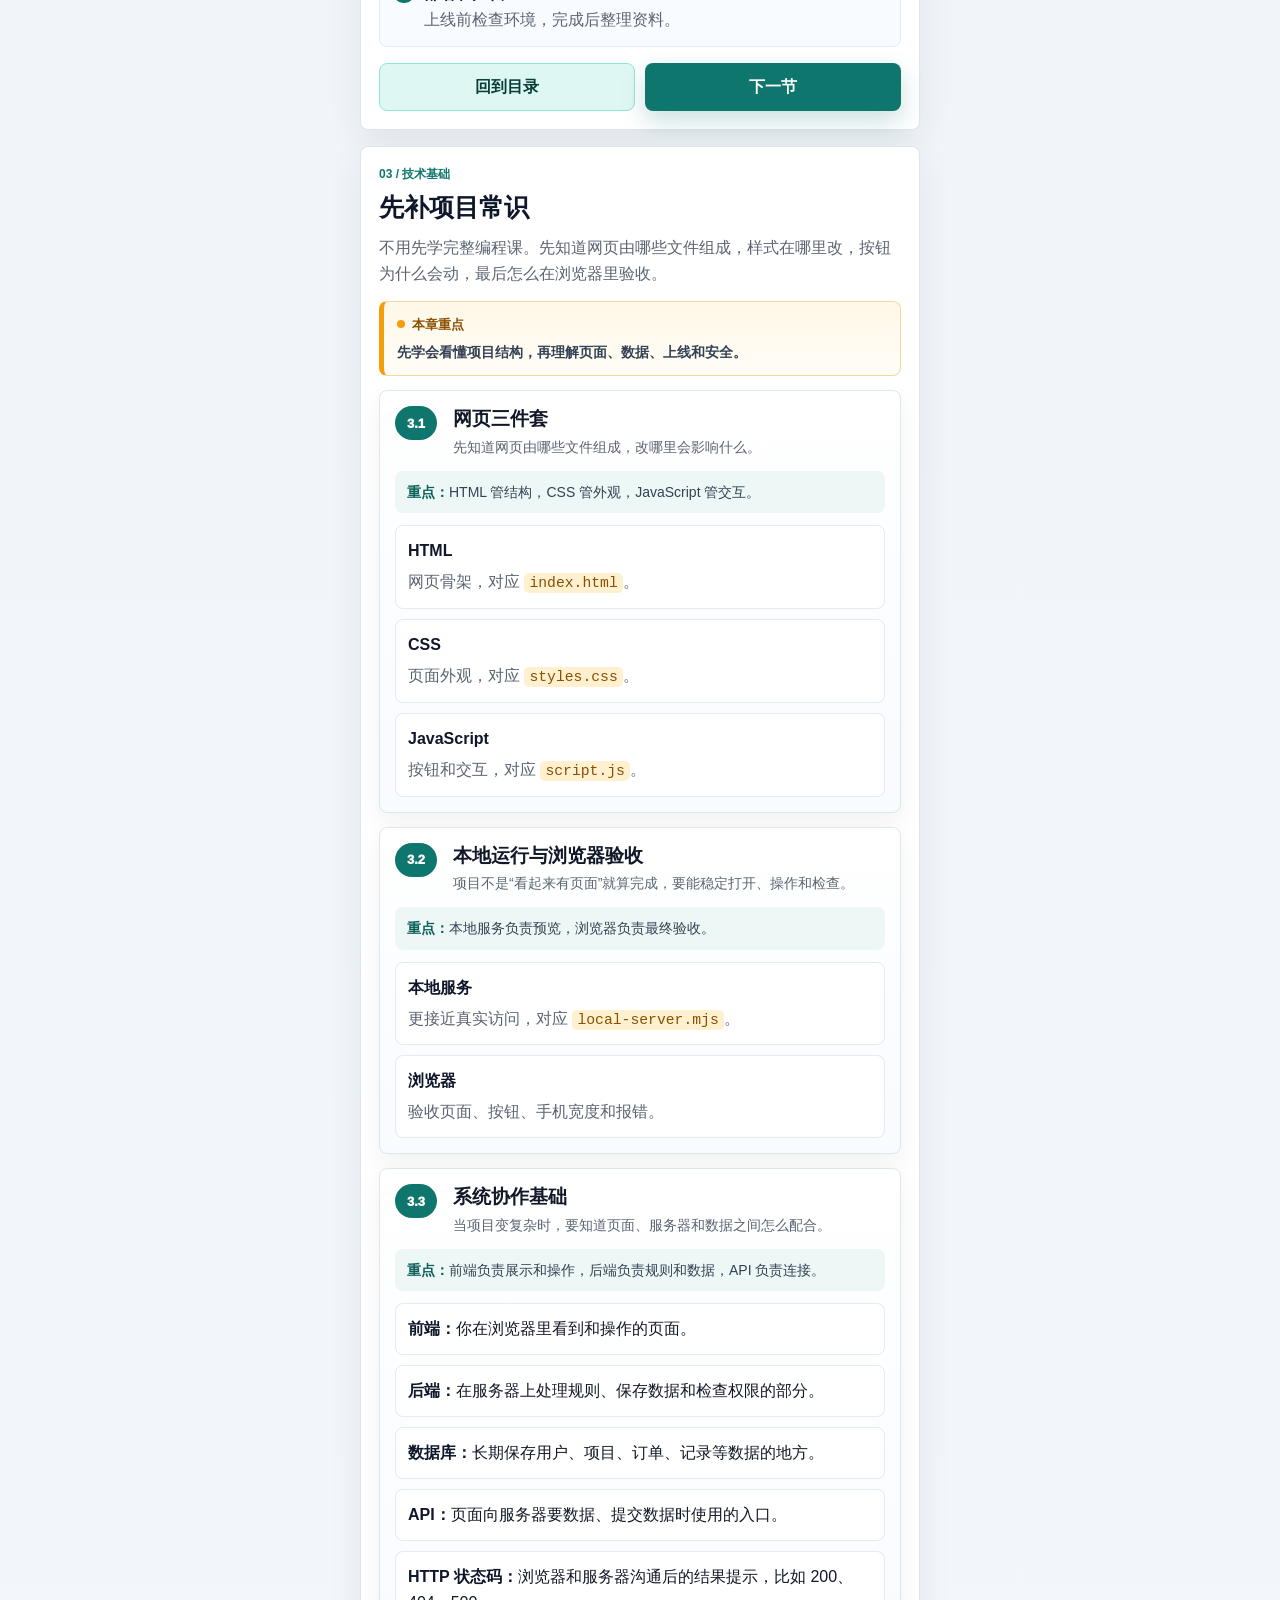
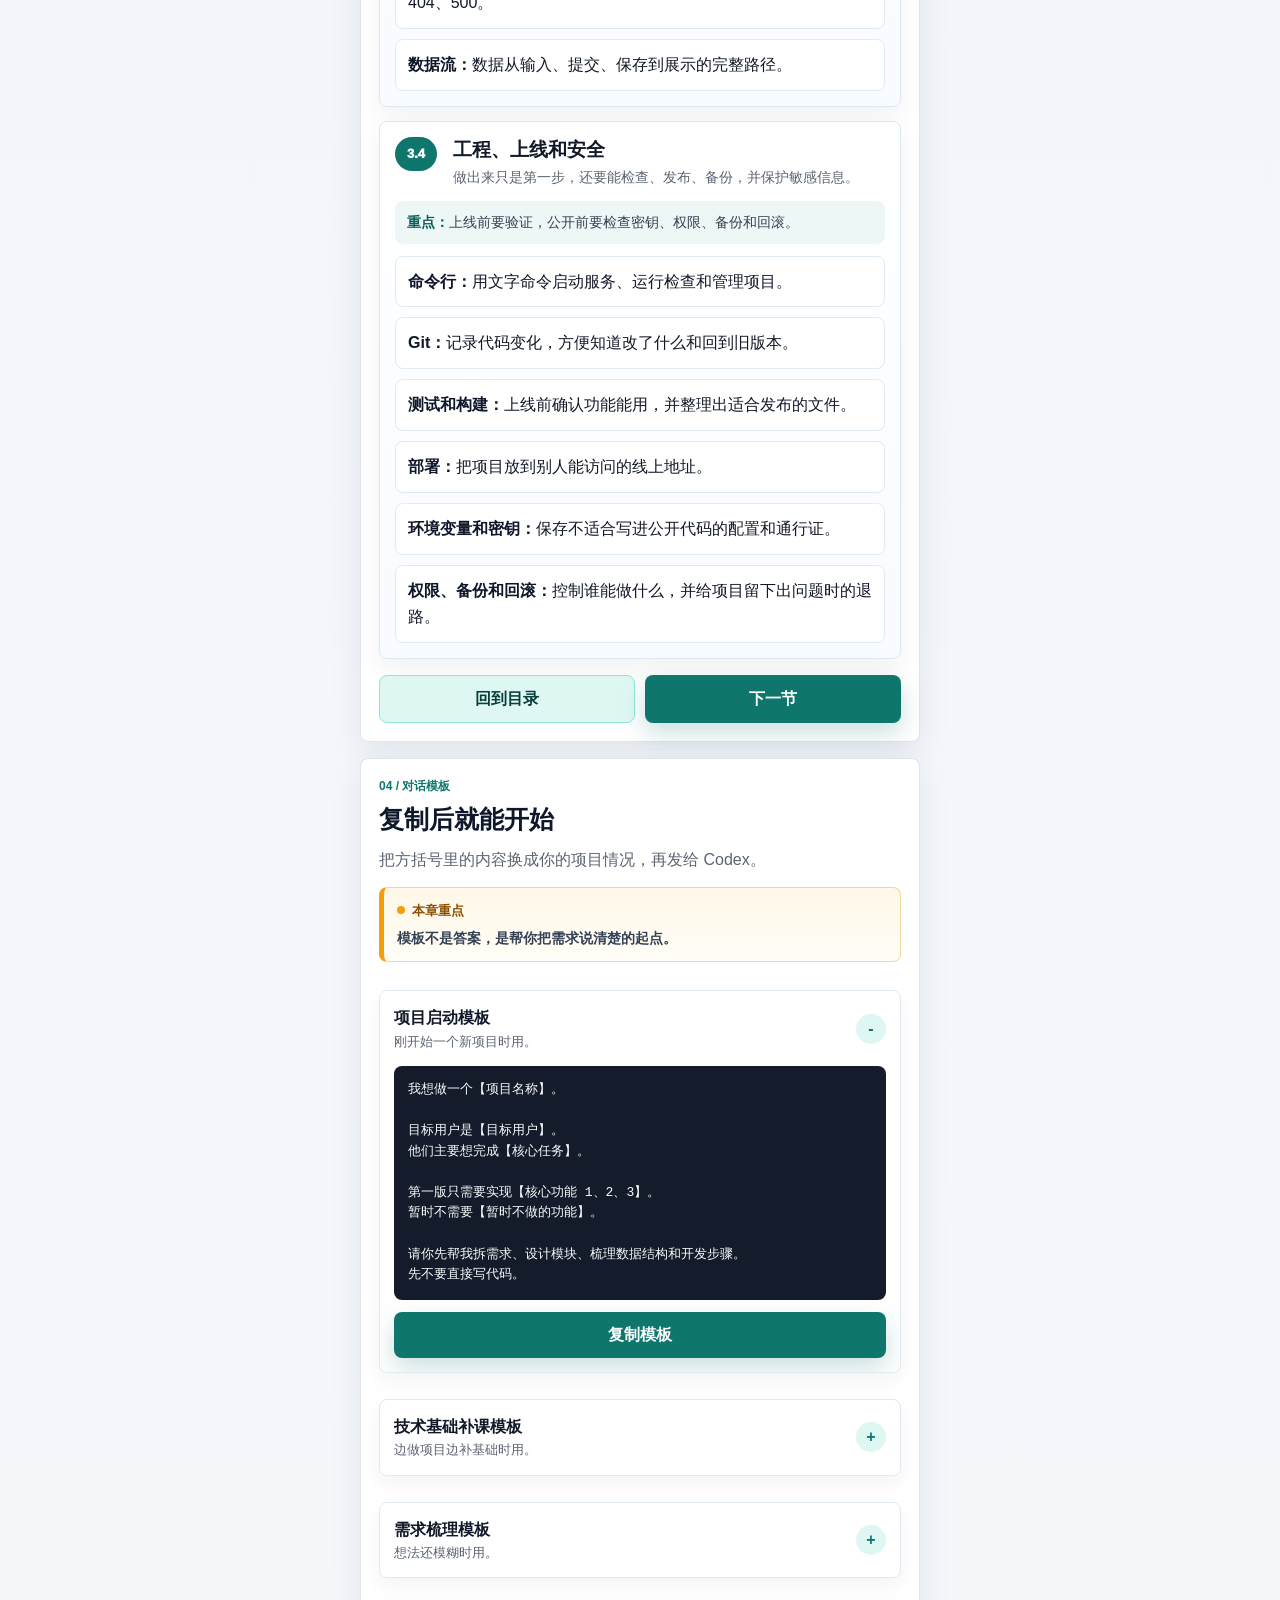
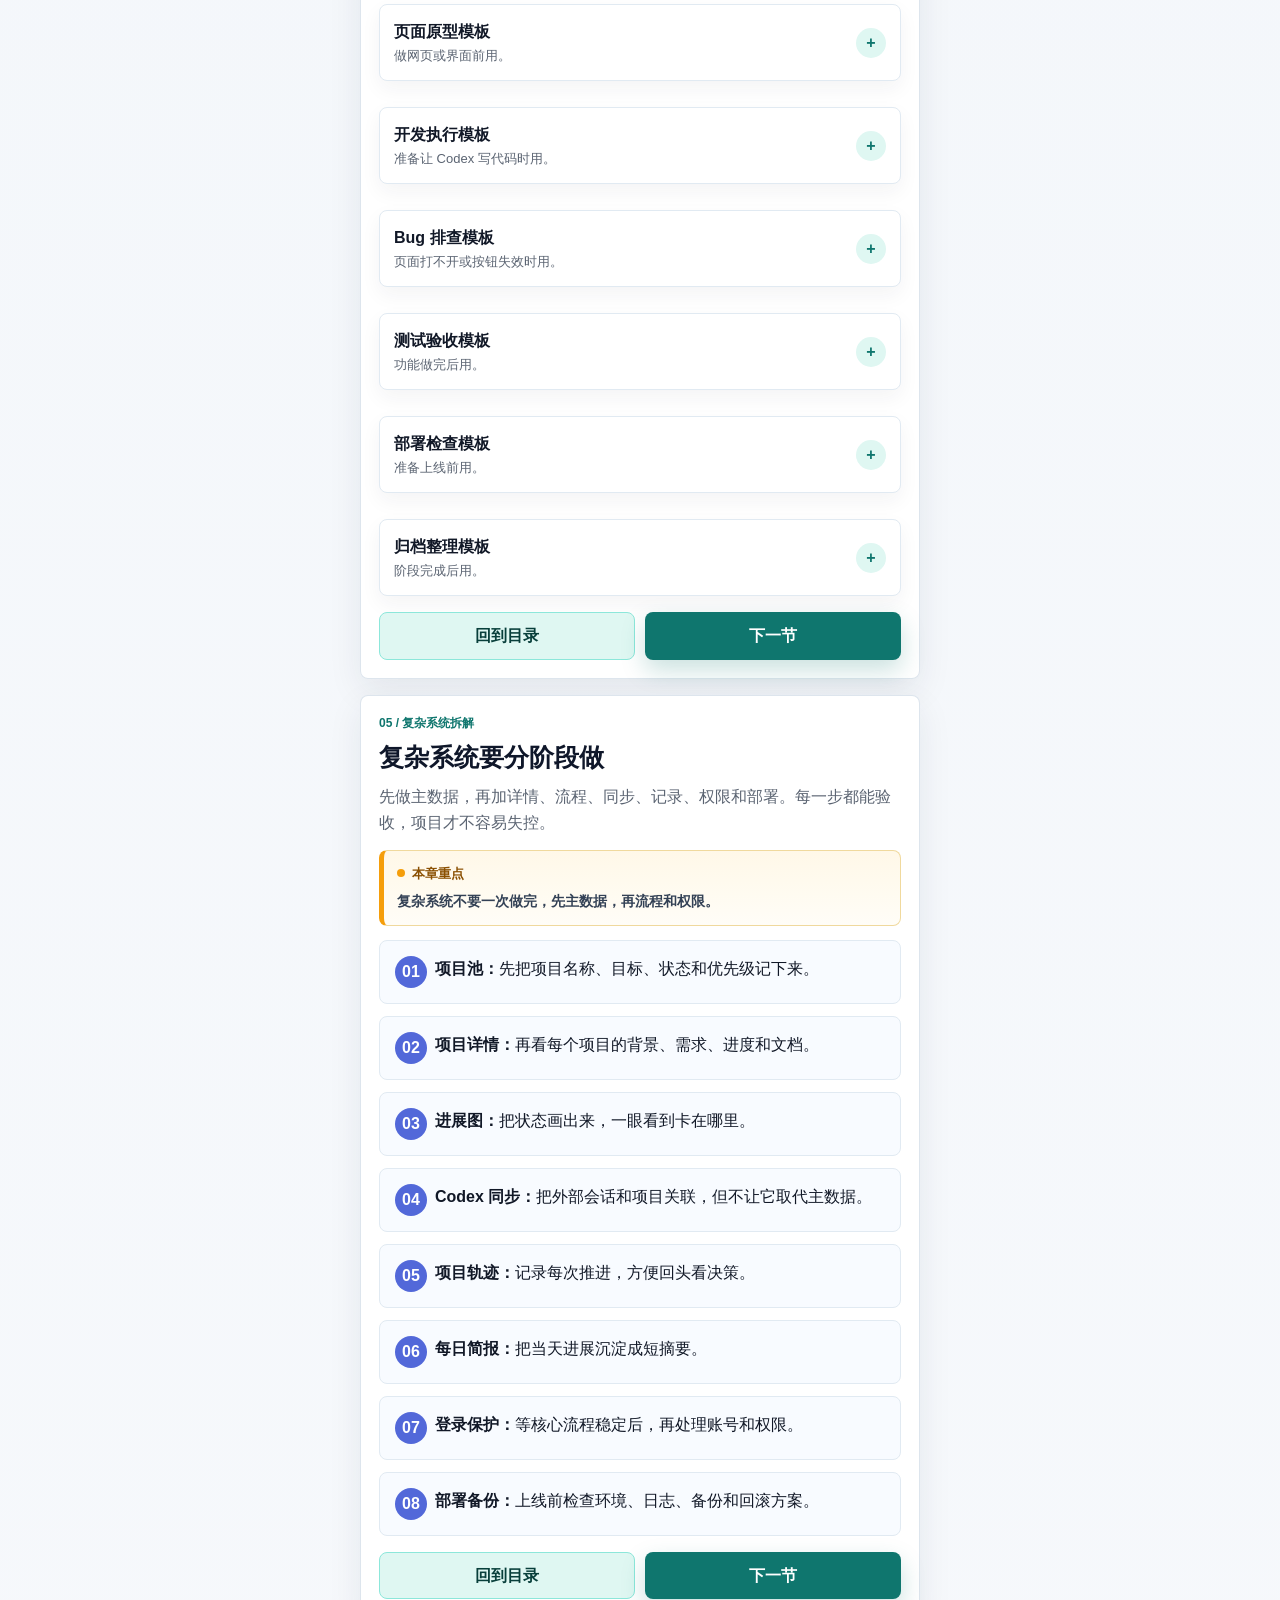
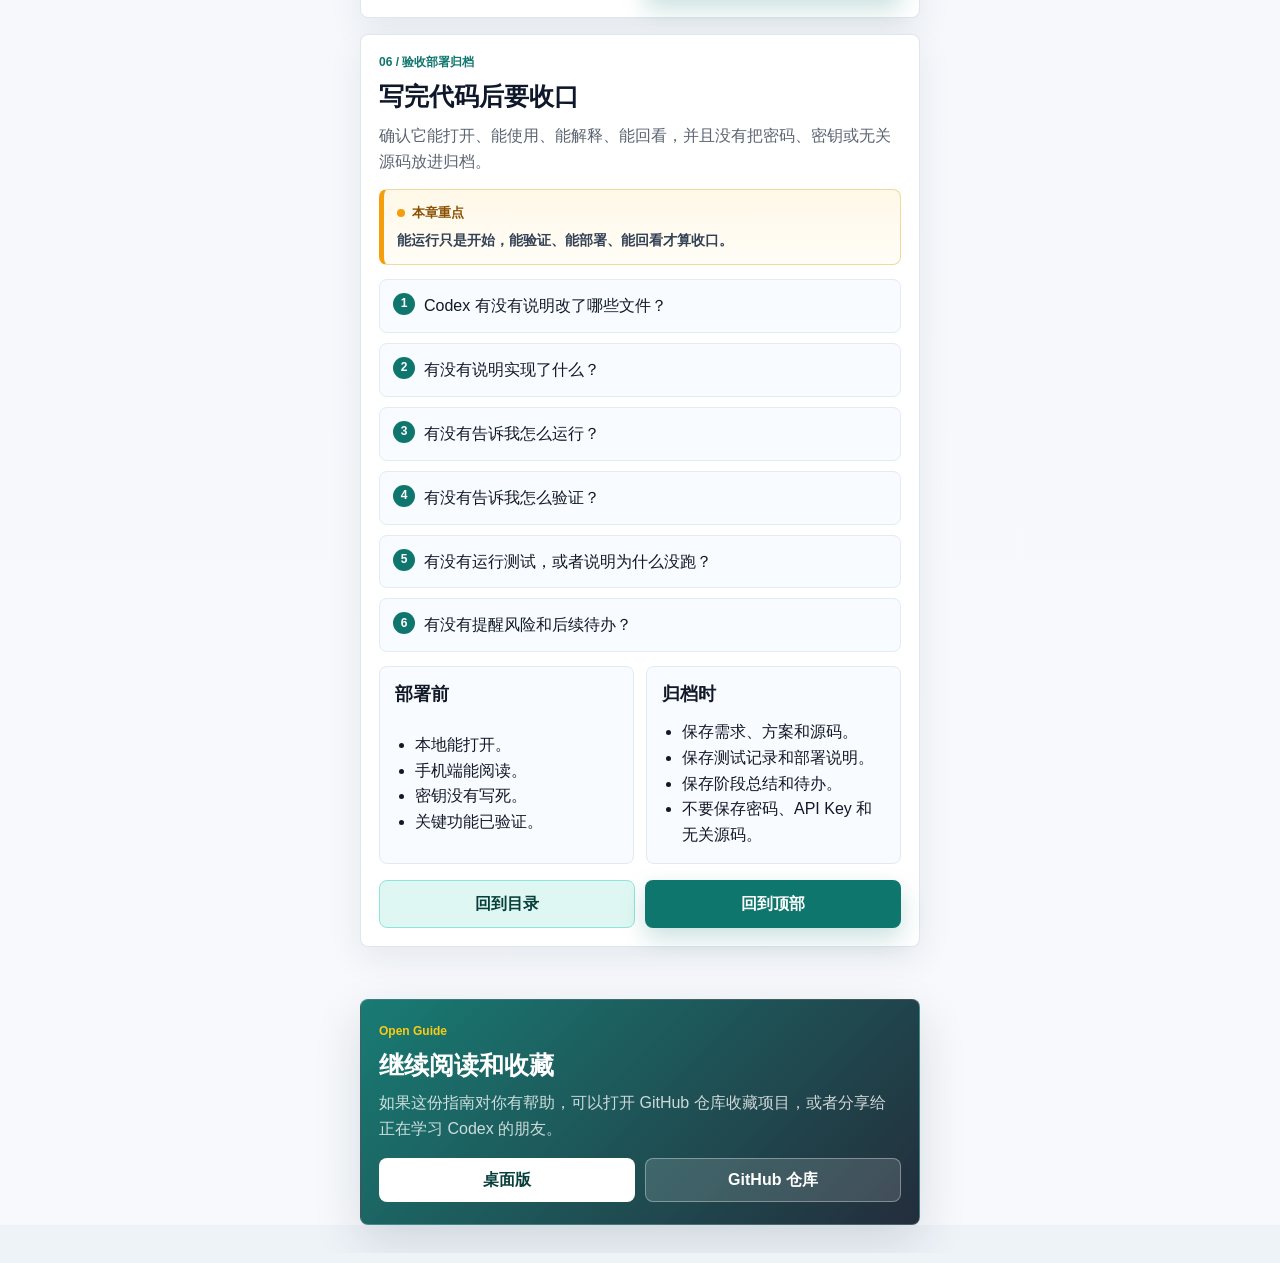
<file: mobile.html>
<!doctype html>
<html lang="zh-CN">
<head>
  <meta charset="utf-8">
  <meta name="viewport" content="width=device-width, initial-scale=1">
  <title>手机版 - Codex 编程学习指南</title>
  <meta name="description" content="手机版 Codex 编程学习指南，给技术小白看的 AI 编程协作手册。">
  <meta property="og:title" content="手机版 - Codex 编程学习指南">
  <meta property="og:description" content="不会编程，也可以用 Codex 做网页、工具和复杂系统。">
  <meta property="og:type" content="website">
  <meta property="og:url" content="https://chenqianzzhh.github.io/codex-guide-v1/mobile.html">
  <link rel="stylesheet" href="mobile.css">
</head>
<body>
  <header class="mobile-hero" id="top">
    <div class="hero-topbar" aria-label="页面信息">
      <span>Codex Guide</span>
      <span>手机版</span>
    </div>
    <div class="hero-copy">
      <p class="eyebrow">技术小白的 AI 编程开局工具</p>
      <h1>不会编程，也能用 Codex 做项目？</h1>
      <p>先别急着让 AI 写代码。把目标、第一版和验收方式说清楚，Codex 才能稳定帮你把想法做成网页、工具和小系统。</p>
      <div class="hero-meta" aria-label="指南内容摘要">
        <span>需求拆解</span>
        <span>对话模板</span>
        <span>验收归档</span>
      </div>
    </div>
    <div class="hero-preview" aria-labelledby="hero-preview-title">
      <div class="preview-window">
        <div class="preview-toolbar">
          <span></span>
          <span></span>
          <span></span>
        </div>
        <p class="eyebrow">先别急着写代码</p>
        <h2 id="hero-preview-title">先说清 3 件事</h2>
        <ol class="preview-list">
          <li><strong>给谁用？</strong><span>目标用户和真实场景。</span></li>
          <li><strong>第一版做什么？</strong><span>只保留能跑起来的核心功能。</span></li>
          <li><strong>怎么验收？</strong><span>能打开、能使用、能解释、能回看。</span></li>
        </ol>
      </div>
    </div>
    <div class="hero-actions">
      <a href="#start">从第一步开始</a>
      <a href="#templates">复制模板</a>
    </div>
  </header>

  <nav class="mobile-jump" aria-label="章节快速跳转">
    <label for="sectionSelect">章节</label>
    <select id="sectionSelect">
      <option value="#start">快速入门</option>
      <option value="#workflow">标准工作流</option>
      <option value="#basics">技术基础</option>
      <option value="#templates">对话模板</option>
      <option value="#case">复杂系统拆解</option>
      <option value="#ship">验收部署归档</option>
    </select>
  </nav>

  <main>
    <section class="focus-card" aria-labelledby="three-things">
      <p class="eyebrow">开局口诀</p>
      <h2 id="three-things">别对 AI 说“帮我做个系统”</h2>
      <p class="lead">这句话太大，AI 很容易做偏。你只要先把下面三件事讲清楚，项目就会稳很多。</p>
      <ol class="focus-list">
        <li><strong>说清目标</strong><span>这个项目给谁用，解决什么问题。</span></li>
        <li><strong>拆小版本</strong><span>第一版只做能跑起来的核心功能。</span></li>
        <li><strong>按清单验收</strong><span>能打开、能使用、能解释、能回看。</span></li>
      </ol>
    </section>

    <section class="directory" id="directory" aria-labelledby="directory-title">
      <p class="eyebrow">目录</p>
      <h2 id="directory-title">选择你现在要看的部分</h2>
      <div class="directory-grid">
        <a href="#start"><span>01</span><strong>快速入门</strong><em>先分清你和 Codex 各自负责什么。</em></a>
        <a href="#workflow"><span>02</span><strong>标准工作流</strong><em>按步骤做，项目才不容易散。</em></a>
        <a href="#basics"><span>03</span><strong>技术基础</strong><em>了解基础知识，不懂就让 Codex 用大白话解释。用最简单的方式理解。</em></a>
        <a href="#templates"><span>04</span><strong>对话模板</strong><em>复制后替换方括号里的内容就能用。</em></a>
        <a href="#case"><span>05</span><strong>复杂系统拆解</strong><em>先主数据，再流程、权限和部署。</em></a>
        <a href="#ship"><span>06</span><strong>验收部署归档</strong><em>写完代码后，把项目稳稳收口。</em></a>
      </div>
    </section>

    <section class="mobile-section" id="start">
      <p class="eyebrow">01 / 快速入门</p>
      <h2>先记住这个分工</h2>
      <p class="lead">你不用马上变成程序员，但你要负责说清目标、确认方向、验收结果。Codex 负责拆开、写出来、测一遍、讲明白。</p>
      <div class="chapter-points" aria-label="本章重点">
        <strong>本章重点</strong>
        <span>分清你负责判断，Codex 负责执行。</span>
      </div>
      <div class="mini-grid">
        <article>
          <h3>你负责</h3>
          <ul>
            <li>说明项目给谁用。</li>
            <li>确认第一版先做什么。</li>
            <li>判断结果是否符合真实想法。</li>
            <li>按清单验收页面和功能。</li>
          </ul>
        </article>
        <article>
          <h3>Codex 负责</h3>
          <ul>
            <li>把模糊想法拆成任务。</li>
            <li>写需求、方案和代码。</li>
            <li>跑检查，修问题。</li>
            <li>留下文档和下一步建议。</li>
          </ul>
        </article>
      </div>
      <details class="mobile-details">
        <summary>新手最容易犯的 5 个错误</summary>
        <div class="mistake-list">
          <p><strong>不要说：</strong>帮我做个系统。<br><strong>可以说：</strong>我想做客户管理系统，第一版只做客户录入、客户列表和跟进记录，请先帮我拆 MVP。</p>
          <p><strong>不要说：</strong>打不开，你修一下。<br><strong>可以说：</strong>我点击登录后页面空白，控制台报错如下。请先定位原因，再做最小范围修复。</p>
          <p><strong>不要说：</strong>登录、后台、支付、部署都一起做。<br><strong>可以说：</strong>请先做第一版核心流程，高风险功能后面单独检查。</p>
          <p><strong>不要说：</strong>页面看起来可以就行。<br><strong>可以说：</strong>请同时检查手机端、复制按钮、刷新后数据和测试记录。</p>
          <p><strong>不要说：</strong>做完就结束。<br><strong>可以说：</strong>请同步更新 README、测试记录和阶段总结。</p>
        </div>
      </details>
      <div class="section-actions"><a href="#directory">回到目录</a><a href="#workflow">下一节</a></div>
    </section>

    <section class="mobile-section" id="workflow">
      <p class="eyebrow">02 / 标准工作流</p>
      <h2>不要跳步骤</h2>
      <p class="lead">复杂系统不是一句话变出来的。先定目标、拆第一版、做一点、验一点，慢慢堆稳。</p>
      <div class="chapter-points" aria-label="本章重点">
        <strong>本章重点</strong>
        <span>先定范围，再小步开发，最后按清单收口。</span>
      </div>
      <ol class="step-list">
        <li><strong>说清目标</strong><span>给谁用，解决什么问题。</span></li>
        <li><strong>拆 MVP</strong><span>只保留第一版必须能跑起来的功能。</span></li>
        <li><strong>写需求文档</strong><span>把目标、范围、验收标准写清楚。</span></li>
        <li><strong>设计页面和数据</strong><span>先想清页面怎么走、数据放哪里。</span></li>
        <li><strong>小步开发</strong><span>一次只改一个明确功能。</span></li>
        <li><strong>测试和修 bug</strong><span>先定位原因，再最小范围修复。</span></li>
        <li><strong>部署和归档</strong><span>上线前检查环境，完成后整理资料。</span></li>
      </ol>
      <div class="section-actions"><a href="#directory">回到目录</a><a href="#basics">下一节</a></div>
    </section>

    <section class="mobile-section" id="basics">
      <p class="eyebrow">03 / 技术基础</p>
      <h2>先补项目常识</h2>
      <p class="lead">不用先学完整编程课。先知道网页由哪些文件组成，样式在哪里改，按钮为什么会动，最后怎么在浏览器里验收。</p>
      <div class="chapter-points" aria-label="本章重点">
        <strong>本章重点</strong>
        <span>先学会看懂项目结构，再理解页面、数据、上线和安全。</span>
      </div>
      <div class="learning-path">
        <article class="learning-chapter">
          <div class="chapter-heading">
            <span>3.1</span>
            <div>
              <h3>网页三件套</h3>
              <p>先知道网页由哪些文件组成，改哪里会影响什么。</p>
            </div>
          </div>
          <p class="focus-mark"><strong>重点：</strong>HTML 管结构，CSS 管外观，JavaScript 管交互。</p>
          <div class="concept-grid">
            <article><h4>HTML</h4><p>网页骨架，对应 <code>index.html</code>。</p></article>
            <article><h4>CSS</h4><p>页面外观，对应 <code>styles.css</code>。</p></article>
            <article><h4>JavaScript</h4><p>按钮和交互，对应 <code>script.js</code>。</p></article>
          </div>
        </article>

        <article class="learning-chapter">
          <div class="chapter-heading">
            <span>3.2</span>
            <div>
              <h3>本地运行与浏览器验收</h3>
              <p>项目不是“看起来有页面”就算完成，要能稳定打开、操作和检查。</p>
            </div>
          </div>
          <p class="focus-mark"><strong>重点：</strong>本地服务负责预览，浏览器负责最终验收。</p>
          <div class="concept-grid">
            <article><h4>本地服务</h4><p>更接近真实访问，对应 <code>local-server.mjs</code>。</p></article>
            <article><h4>浏览器</h4><p>验收页面、按钮、手机宽度和报错。</p></article>
          </div>
        </article>

        <article class="learning-chapter">
          <div class="chapter-heading">
            <span>3.3</span>
            <div>
              <h3>系统协作基础</h3>
              <p>当项目变复杂时，要知道页面、服务器和数据之间怎么配合。</p>
            </div>
          </div>
          <p class="focus-mark"><strong>重点：</strong>前端负责展示和操作，后端负责规则和数据，API 负责连接。</p>
          <div class="concept-list">
            <p><strong>前端：</strong>你在浏览器里看到和操作的页面。</p>
            <p><strong>后端：</strong>在服务器上处理规则、保存数据和检查权限的部分。</p>
            <p><strong>数据库：</strong>长期保存用户、项目、订单、记录等数据的地方。</p>
            <p><strong>API：</strong>页面向服务器要数据、提交数据时使用的入口。</p>
            <p><strong>HTTP 状态码：</strong>浏览器和服务器沟通后的结果提示，比如 200、404、500。</p>
            <p><strong>数据流：</strong>数据从输入、提交、保存到展示的完整路径。</p>
          </div>
        </article>

        <article class="learning-chapter">
          <div class="chapter-heading">
            <span>3.4</span>
            <div>
              <h3>工程、上线和安全</h3>
              <p>做出来只是第一步，还要能检查、发布、备份，并保护敏感信息。</p>
            </div>
          </div>
          <p class="focus-mark"><strong>重点：</strong>上线前要验证，公开前要检查密钥、权限、备份和回滚。</p>
          <div class="concept-list">
            <p><strong>命令行：</strong>用文字命令启动服务、运行检查和管理项目。</p>
            <p><strong>Git：</strong>记录代码变化，方便知道改了什么和回到旧版本。</p>
            <p><strong>测试和构建：</strong>上线前确认功能能用，并整理出适合发布的文件。</p>
            <p><strong>部署：</strong>把项目放到别人能访问的线上地址。</p>
            <p><strong>环境变量和密钥：</strong>保存不适合写进公开代码的配置和通行证。</p>
            <p><strong>权限、备份和回滚：</strong>控制谁能做什么，并给项目留下出问题时的退路。</p>
          </div>
        </article>
      </div>
      <div class="section-actions"><a href="#directory">回到目录</a><a href="#templates">下一节</a></div>
    </section>

    <section class="mobile-section" id="templates">
      <p class="eyebrow">04 / 对话模板</p>
      <h2>复制后就能开始</h2>
      <p class="lead">把方括号里的内容换成你的项目情况，再发给 Codex。</p>
      <div class="chapter-points" aria-label="本章重点">
        <strong>本章重点</strong>
        <span>模板不是答案，是帮你把需求说清楚的起点。</span>
      </div>
      <div class="template-list">
        <details class="template-card" open>
          <summary><span><strong>项目启动模板</strong><em>刚开始一个新项目时用。</em></span></summary>
          <pre id="template-start"><code>我想做一个【项目名称】。

目标用户是【目标用户】。
他们主要想完成【核心任务】。

第一版只需要实现【核心功能 1、2、3】。
暂时不需要【暂时不做的功能】。

请你先帮我拆需求、设计模块、梳理数据结构和开发步骤。
先不要直接写代码。</code></pre>
          <button type="button" data-copy-target="template-start">复制模板</button>
        </details>
        <details class="template-card">
          <summary><span><strong>技术基础补课模板</strong><em>边做项目边补基础时用。</em></span></summary>
          <pre id="template-basics"><code>我是技术小白，正在做【项目名称】。

请你结合当前项目，用我能听懂的话解释：
1. 这个项目由哪些主要文件组成
2. HTML、CSS、JavaScript 分别负责什么
3. 我应该用什么命令运行或预览
4. 浏览器里要检查哪些地方
5. 哪些内容以后涉及后端、数据库或安全
6. 如果我要继续学习，应该先补哪几块基础</code></pre>
          <button type="button" data-copy-target="template-basics">复制模板</button>
        </details>
        <details class="template-card">
          <summary><span><strong>需求梳理模板</strong><em>想法还模糊时用。</em></span></summary>
          <pre id="template-requirement"><code>请你先不要写代码。

请帮我梳理：
1. 目标用户是谁
2. 他们最想解决什么问题
3. 第一版必须做哪些功能
4. 第一版暂时不做哪些功能
5. 每个功能怎么验收
6. 有哪些风险点

请最后整理成一份清晰的需求清单。</code></pre>
          <button type="button" data-copy-target="template-requirement">复制模板</button>
        </details>
        <details class="template-card">
          <summary><span><strong>页面原型模板</strong><em>做网页或界面前用。</em></span></summary>
          <pre id="template-prototype"><code>请基于现有需求，先帮我设计页面结构。

请说明：
1. 第一屏展示什么
2. 有哪些主要章节或区域
3. 用户从哪里开始操作
4. 哪些内容做成卡片、表格或时间线
5. 电脑端和手机端分别怎么展示

请先给结构方案，不要急着写代码。</code></pre>
          <button type="button" data-copy-target="template-prototype">复制模板</button>
        </details>
        <details class="template-card">
          <summary><span><strong>开发执行模板</strong><em>准备让 Codex 写代码时用。</em></span></summary>
          <pre id="template-dev"><code>请按实施计划执行下一步。

要求：
1. 一次只实现一个小任务
2. 修改前说明会改哪些文件
3. 修改后说明实现了什么
4. 告诉我如何运行和验证
5. 不要做计划外的大改动

如果发现计划不清楚，请先停下来问我。</code></pre>
          <button type="button" data-copy-target="template-dev">复制模板</button>
        </details>
        <details class="template-card">
          <summary><span><strong>Bug 排查模板</strong><em>页面打不开或按钮失效时用。</em></span></summary>
          <pre id="template-bug"><code>我遇到一个 Bug。

现象是：【发生了什么】
期望是：【本来应该怎样】
复现步骤：
1. 【第一步】
2. 【第二步】
3. 【第三步】

报错信息是：
【粘贴报错】

请先判断可能原因，再做最小范围修复。
修完后请告诉我改了哪些文件，以及我应该怎么验证。</code></pre>
          <button type="button" data-copy-target="template-bug">复制模板</button>
        </details>
        <details class="template-card">
          <summary><span><strong>测试验收模板</strong><em>功能做完后用。</em></span></summary>
          <pre id="template-test"><code>请帮我验收这个功能。

请检查：
1. 是否满足原始需求
2. 是否有边界情况遗漏
3. 是否能在电脑端和手机端正常使用
4. 是否运行了测试或构建
5. 是否有未完成事项和风险

请把结果分成“通过项、问题项、后续待办”。</code></pre>
          <button type="button" data-copy-target="template-test">复制模板</button>
        </details>
        <details class="template-card">
          <summary><span><strong>部署检查模板</strong><em>准备上线前用。</em></span></summary>
          <pre id="template-deploy"><code>请帮我做部署前检查。

请确认：
1. 本地是否能正常运行
2. 构建是否通过
3. 环境变量是否齐全
4. 密钥是否没有写死在代码里
5. 关键功能是否验证
6. 是否有备份和回滚方案

请先列检查结果，不要直接开始部署。</code></pre>
          <button type="button" data-copy-target="template-deploy">复制模板</button>
        </details>
        <details class="template-card">
          <summary><span><strong>归档整理模板</strong><em>阶段完成后用。</em></span></summary>
          <pre id="template-archive"><code>请帮我整理这个阶段的归档。

包括：
1. 完成了什么
2. 改了哪些文件
3. 如何运行
4. 如何验证
5. 还有哪些待办
6. 哪些资料需要备份
7. 哪些资料不能归档，例如密码、密钥、API Key、无关项目源码和缓存目录

请把内容整理成可以放进项目文档的阶段总结。</code></pre>
          <button type="button" data-copy-target="template-archive">复制模板</button>
        </details>
      </div>
      <div class="section-actions"><a href="#directory">回到目录</a><a href="#case">下一节</a></div>
    </section>

    <section class="mobile-section" id="case">
      <p class="eyebrow">05 / 复杂系统拆解</p>
      <h2>复杂系统要分阶段做</h2>
      <p class="lead">先做主数据，再加详情、流程、同步、记录、权限和部署。每一步都能验收，项目才不容易失控。</p>
      <div class="chapter-points" aria-label="本章重点">
        <strong>本章重点</strong>
        <span>复杂系统不要一次做完，先主数据，再流程和权限。</span>
      </div>
      <div class="stage-list">
        <article><span>01</span><p><strong>项目池：</strong>先把项目名称、目标、状态和优先级记下来。</p></article>
        <article><span>02</span><p><strong>项目详情：</strong>再看每个项目的背景、需求、进度和文档。</p></article>
        <article><span>03</span><p><strong>进展图：</strong>把状态画出来，一眼看到卡在哪里。</p></article>
        <article><span>04</span><p><strong>Codex 同步：</strong>把外部会话和项目关联，但不让它取代主数据。</p></article>
        <article><span>05</span><p><strong>项目轨迹：</strong>记录每次推进，方便回头看决策。</p></article>
        <article><span>06</span><p><strong>每日简报：</strong>把当天进展沉淀成短摘要。</p></article>
        <article><span>07</span><p><strong>登录保护：</strong>等核心流程稳定后，再处理账号和权限。</p></article>
        <article><span>08</span><p><strong>部署备份：</strong>上线前检查环境、日志、备份和回滚方案。</p></article>
      </div>
      <div class="section-actions"><a href="#directory">回到目录</a><a href="#ship">下一节</a></div>
    </section>

    <section class="mobile-section" id="ship">
      <p class="eyebrow">06 / 验收部署归档</p>
      <h2>写完代码后要收口</h2>
      <p class="lead">确认它能打开、能使用、能解释、能回看，并且没有把密码、密钥或无关源码放进归档。</p>
      <div class="chapter-points" aria-label="本章重点">
        <strong>本章重点</strong>
        <span>能运行只是开始，能验证、能部署、能回看才算收口。</span>
      </div>
      <ul class="check-list">
        <li>Codex 有没有说明改了哪些文件？</li>
        <li>有没有说明实现了什么？</li>
        <li>有没有告诉我怎么运行？</li>
        <li>有没有告诉我怎么验证？</li>
        <li>有没有运行测试，或者说明为什么没跑？</li>
        <li>有没有提醒风险和后续待办？</li>
      </ul>
      <div class="mini-grid">
        <article>
          <h3>部署前</h3>
          <ul>
            <li>本地能打开。</li>
            <li>手机端能阅读。</li>
            <li>密钥没有写死。</li>
            <li>关键功能已验证。</li>
          </ul>
        </article>
        <article>
          <h3>归档时</h3>
          <ul>
            <li>保存需求、方案和源码。</li>
            <li>保存测试记录和部署说明。</li>
            <li>保存阶段总结和待办。</li>
            <li>不要保存密码、API Key 和无关源码。</li>
          </ul>
        </article>
      </div>
      <div class="section-actions"><a href="#directory">回到目录</a><a href="#top">回到顶部</a></div>
    </section>
  </main>

  <footer class="mobile-footer">
    <p class="eyebrow">Open Guide</p>
    <h2>继续阅读和收藏</h2>
    <p>如果这份指南对你有帮助，可以打开 GitHub 仓库收藏项目，或者分享给正在学习 Codex 的朋友。</p>
    <div class="footer-actions">
      <a href="https://chenqianzzhh.github.io/codex-guide-v1/">桌面版</a>
      <a href="https://github.com/chenqianzzhh/codex-guide-v1">GitHub 仓库</a>
    </div>
  </footer>

  <script src="mobile.js"></script>
</body>
</html>
</file>
<file: styles.css>
* {
  box-sizing: border-box;
}

html {
  scroll-behavior: smooth;
}

body {
  margin: 0;
  font-family: -apple-system, BlinkMacSystemFont, "Segoe UI", "Microsoft YaHei", sans-serif;
  color: #1f2933;
  background: #f3f6f8;
  line-height: 1.7;
}

a {
  color: inherit;
  text-decoration: none;
}

button,
.button {
  border: 0;
  border-radius: 8px;
  cursor: pointer;
  font: inherit;
}

.hero {
  padding: 44px min(6vw, 72px) 42px;
  background:
    linear-gradient(135deg, rgba(15, 118, 110, 0.08), rgba(180, 83, 9, 0.05) 46%, rgba(255, 255, 255, 0) 70%),
    #ffffff;
  border-bottom: 1px solid #e3e8ef;
}

.hero-inner {
  display: grid;
  grid-template-columns: minmax(0, 1fr) minmax(320px, 430px);
  gap: 44px;
  align-items: center;
  width: min(1180px, 100%);
  margin: 0 auto;
}

.eyebrow,
.section-kicker {
  margin: 0 0 10px;
  color: #0f766e;
  font-size: 13px;
  font-weight: 700;
  letter-spacing: 0;
  text-transform: uppercase;
}

.hero h1 {
  max-width: 860px;
  margin: 12px 0 16px;
  font-size: clamp(34px, 4.2vw, 50px);
  line-height: 1.14;
}

.hero-subtitle,
.hero-intro {
  max-width: 760px;
  color: #52606d;
  font-size: 18px;
}

.hero-tags {
  display: flex;
  flex-wrap: wrap;
  gap: 10px;
  margin: 24px 0 16px;
}

.hero-tags span {
  padding: 5px 11px;
  border: 1px solid #cbd5e1;
  border-radius: 8px;
  background: rgba(248, 250, 252, 0.88);
  color: #334155;
  font-size: 14px;
}

.hero-actions {
  display: flex;
  flex-wrap: wrap;
  gap: 12px;
  margin-top: 26px;
}

.button {
  display: inline-flex;
  align-items: center;
  justify-content: center;
  min-height: 42px;
  padding: 10px 16px;
  font-weight: 700;
}

.button.primary {
  background: #0f766e;
  color: #ffffff;
}

.button.secondary {
  background: #e6fffb;
  color: #0f766e;
  border: 1px solid #99f6e4;
}

.hero-visual {
  margin: 0;
  justify-self: end;
  width: min(100%, 430px);
}

.hero-visual img {
  display: block;
  width: 100%;
  height: auto;
  border-radius: 8px;
}

.page-shell {
  display: grid;
  grid-template-columns: 236px minmax(0, 1fr);
  gap: 28px;
  width: min(1180px, calc(100% - 40px));
  margin: 0 auto;
  padding: 28px 0 72px;
}

.side-nav {
  position: sticky;
  top: 24px;
  align-self: start;
  display: flex;
  flex-direction: column;
  gap: 4px;
  padding: 16px;
  background: rgba(255, 255, 255, 0.9);
  border: 1px solid #dbe5ee;
  border-radius: 8px;
  box-shadow: 0 14px 36px rgba(15, 23, 42, 0.08);
}

.side-nav-title {
  margin: 0 0 8px;
  padding: 0 4px 10px;
  border-bottom: 1px solid #e3e8ef;
  color: #102a43;
  font-size: 13px;
  font-weight: 900;
}

.side-nav a {
  position: relative;
  padding: 10px 12px 10px 30px;
  border: 1px solid transparent;
  border-radius: 8px;
  color: #52606d;
  font-size: 14px;
  font-weight: 700;
}

.side-nav a::before {
  content: "";
  position: absolute;
  left: 12px;
  top: 50%;
  width: 7px;
  height: 7px;
  border-radius: 50%;
  background: #cbd5e1;
  transform: translateY(-50%);
}

.side-nav a:hover,
.side-nav a:focus-visible,
.side-nav a.active {
  color: #0f766e;
  background: #e6fffb;
  border-color: #99f6e4;
  outline: none;
}

.side-nav a:hover::before,
.side-nav a:focus-visible::before,
.side-nav a.active::before {
  background: #0f766e;
}

.mobile-section-jump {
  display: none;
}

.content {
  display: grid;
  gap: 22px;
}

.module-gap {
  margin-top: 18px;
}

.section,
.info-card,
.template-card,
.compare-card,
.split-card,
.stage-card,
.warning-card,
.learning-chapter {
  background: #ffffff;
  border: 1px solid #e3e8ef;
  border-radius: 8px;
  box-shadow: 0 10px 28px rgba(15, 23, 42, 0.06);
}

.details-stack {
  display: grid;
  gap: 12px;
}

.guide-details {
  margin-top: 16px;
  padding: 0;
  background: #ffffff;
  border: 1px solid #e3e8ef;
  border-radius: 8px;
  box-shadow: 0 10px 28px rgba(15, 23, 42, 0.06);
  overflow: hidden;
}

.guide-details > summary {
  display: flex;
  align-items: center;
  justify-content: space-between;
  gap: 14px;
  min-height: 56px;
  padding: 16px 18px;
  cursor: pointer;
  color: #1f2933;
  font-size: 17px;
  font-weight: 800;
  list-style: none;
}

.guide-details > summary::-webkit-details-marker,
.template-card > summary::-webkit-details-marker {
  display: none;
}

.guide-details > summary::after,
.template-card > summary::after {
  content: "+";
  display: inline-grid;
  flex: 0 0 auto;
  place-items: center;
  width: 28px;
  height: 28px;
  border-radius: 50%;
  color: #0f766e;
  background: #e6fffb;
  font-weight: 900;
}

.guide-details[open] > summary::after,
.template-card[open] > summary::after {
  content: "-";
}

.guide-details > :not(summary) {
  margin: 0 18px 18px;
}

.guide-details .compare-list,
.guide-details .stage-grid,
.guide-details .timeline,
.guide-details .card-grid,
.guide-details .check-list {
  margin-top: 0;
}

.section {
  scroll-margin-top: 24px;
  position: relative;
  padding: 34px;
  overflow: hidden;
}

.section::before {
  content: "";
  position: absolute;
  top: 0;
  left: 0;
  width: 5px;
  height: 100%;
  background: linear-gradient(180deg, #0f766e, #b45309);
}

.section h2 {
  margin: 0 0 10px;
  color: #102a43;
  font-size: 31px;
  line-height: 1.25;
}

.section-lead {
  max-width: 760px;
  margin: 0 0 18px;
  color: #52606d;
  font-size: 17px;
}

.chapter-points {
  display: grid;
  grid-template-columns: auto minmax(0, 1fr);
  gap: 14px;
  align-items: start;
  margin: 18px 0 22px;
  padding: 14px 16px;
  border: 1px solid #f8d6a3;
  border-left: 5px solid #b45309;
  border-radius: 8px;
  background: #fff8ed;
}

.chapter-points span {
  display: inline-flex;
  align-items: center;
  min-height: 28px;
  padding: 3px 10px;
  border-radius: 8px;
  color: #7c2d12;
  background: #ffedd5;
  font-size: 13px;
  font-weight: 900;
  white-space: nowrap;
}

.chapter-points p {
  margin: 0;
  color: #334155;
  font-weight: 700;
}

.split-card {
  display: grid;
  grid-template-columns: repeat(2, minmax(0, 1fr));
  gap: 18px;
  padding: 24px;
}

.split-card h3,
.info-card h3,
.template-card h3,
.stage-card h3 {
  margin: 0 0 8px;
}

ul {
  padding-left: 20px;
}

.compare-list,
.template-grid,
.stage-grid {
  display: grid;
  gap: 14px;
}

.compare-card {
  display: grid;
  grid-template-columns: repeat(2, minmax(0, 1fr));
  gap: 16px;
  padding: 18px;
}

.compare-card p {
  margin: 8px 0 0;
}

.label {
  display: inline-flex;
  padding: 3px 8px;
  border-radius: 999px;
  font-size: 12px;
  font-weight: 700;
}

.label.wrong {
  color: #9f1239;
  background: #ffe4e6;
}

.label.right {
  color: #166534;
  background: #dcfce7;
}

.timeline {
  margin: 0;
  padding: 0;
  counter-reset: step;
  display: grid;
  gap: 14px;
}

.timeline li {
  position: relative;
  display: grid;
  grid-template-columns: 44px minmax(0, 1fr);
  gap: 14px;
  align-items: start;
  list-style: none;
}

.timeline li::before {
  counter-increment: step;
  content: counter(step);
  display: grid;
  place-items: center;
  width: 36px;
  height: 36px;
  border-radius: 50%;
  background: #0f766e;
  color: #ffffff;
  font-weight: 800;
}

.timeline strong {
  display: block;
  grid-column: 2;
  margin-bottom: 2px;
  font-size: 18px;
}

.timeline span {
  grid-column: 2;
  color: #52606d;
}

.timeline.compact {
  gap: 12px;
}

.learning-path {
  display: grid;
  gap: 16px;
  margin: 0 0 20px;
  padding: 0;
}

.learning-path li {
  display: grid;
  grid-template-columns: 46px minmax(0, 1fr);
  gap: 16px;
  padding: 20px;
  list-style: none;
  background: #ffffff;
  border: 1px solid #e3e8ef;
  border-radius: 8px;
  box-shadow: 0 10px 28px rgba(15, 23, 42, 0.06);
}

.learning-path > li > span {
  display: grid;
  place-items: center;
  width: 38px;
  height: 38px;
  border-radius: 50%;
  color: #ffffff;
  background: #0f766e;
  font-weight: 800;
}

.learning-path h3 {
  margin: 0 0 8px;
  font-size: 20px;
}

.learning-path p {
  margin: 0 0 14px;
  color: #52606d;
}

.learning-path dl {
  display: grid;
  grid-template-columns: 126px minmax(0, 1fr);
  gap: 8px 14px;
  margin: 0;
}

.learning-path dt {
  color: #0f766e;
  font-weight: 800;
}

.learning-path dd {
  margin: 0;
  color: #334155;
}

.learning-path code {
  padding: 2px 6px;
  border-radius: 6px;
  background: #f1f5f9;
  color: #0f172a;
  font-size: 0.92em;
}

.learning-dl {
  display: grid;
  grid-template-columns: 118px minmax(0, 1fr);
  gap: 9px 16px;
  margin: 0 0 16px;
}

.learning-dl dt {
  color: #0f766e;
  font-weight: 800;
}

.learning-dl dd {
  margin: 0;
  color: #334155;
}

.learning-dl code {
  padding: 2px 6px;
  border-radius: 6px;
  background: #f1f5f9;
  color: #0f172a;
  font-size: 0.92em;
}

.learning-roadmap {
  display: grid;
  gap: 16px;
}

.learning-chapter {
  padding: 22px;
}

.chapter-heading {
  display: grid;
  grid-template-columns: 54px minmax(0, 1fr);
  gap: 16px;
  align-items: start;
  margin-bottom: 14px;
}

.chapter-heading > span {
  display: grid;
  place-items: center;
  width: 46px;
  height: 46px;
  border-radius: 8px;
  color: #ffffff;
  background: #0f766e;
  font-weight: 900;
}

.chapter-heading h3 {
  margin: 0 0 4px;
  color: #102a43;
  font-size: 21px;
  line-height: 1.3;
}

.chapter-heading p {
  margin: 0;
  color: #64748b;
}

.focus-mark {
  margin: 0 0 16px;
  padding: 10px 12px;
  border-radius: 8px;
  color: #164e63;
  background: #ecfeff;
  border: 1px solid #a5f3fc;
  font-weight: 800;
}

.card-grid {
  display: grid;
  gap: 16px;
}

.card-grid.two {
  grid-template-columns: repeat(2, minmax(0, 1fr));
}

.card-grid.three {
  grid-template-columns: repeat(3, minmax(0, 1fr));
}

.info-card,
.template-card,
.stage-card {
  padding: 20px;
}

.info-card p,
.info-card small,
.stage-card p {
  color: #52606d;
}

.info-card small {
  display: block;
  margin-top: 12px;
}

.template-grid {
  grid-template-columns: repeat(2, minmax(0, 1fr));
}

.template-card {
  overflow: hidden;
}

.template-card > summary {
  display: grid;
  grid-template-columns: minmax(0, 1fr) auto auto;
  gap: 14px;
  align-items: center;
  min-height: 68px;
  padding: 18px 20px;
  cursor: pointer;
  list-style: none;
}

.template-card > summary span {
  display: grid;
  gap: 4px;
}

.template-card > summary strong {
  font-size: 18px;
}

.template-card > summary em {
  color: #52606d;
  font-size: 14px;
  font-style: normal;
}

.template-card > summary button {
  min-width: 72px;
  min-height: 36px;
  padding: 7px 12px;
  background: #0f766e;
  color: #ffffff;
  font-weight: 700;
}

.template-card > summary button:hover,
.template-card > summary button:focus-visible {
  background: #115e59;
  outline: 3px solid #99f6e4;
}

pre {
  margin: 16px 0 0;
  padding: 16px;
  overflow-x: auto;
  white-space: pre-wrap;
  overflow-wrap: anywhere;
  background: #111827;
  color: #f8fafc;
  border-radius: 8px;
  font-size: 14px;
  line-height: 1.6;
}

code {
  font-family: "Cascadia Mono", Consolas, "Courier New", monospace;
}

.stage-grid {
  grid-template-columns: repeat(4, minmax(0, 1fr));
}

.stage-card span {
  display: inline-grid;
  place-items: center;
  width: 34px;
  height: 34px;
  margin-bottom: 14px;
  border-radius: 50%;
  color: #0f766e;
  background: #e6fffb;
  font-weight: 800;
}

.check-list {
  display: grid;
  grid-template-columns: repeat(2, minmax(0, 1fr));
  gap: 12px;
  margin: 0;
  padding: 0;
}

.check-list li {
  list-style: none;
  padding: 12px 14px;
  border-radius: 8px;
  background: #f8fafc;
  border: 1px solid #e3e8ef;
}

.check-list li::before {
  content: "✓";
  margin-right: 8px;
  color: #0f766e;
  font-weight: 900;
}

.warning-card {
  margin-top: 16px;
  padding: 16px;
  color: #7f1d1d;
  background: #fff1f2;
  border-color: #fecdd3;
}

.warning-card.neutral {
  margin: 0 0 18px;
  color: #164e63;
  background: #ecfeff;
  border-color: #a5f3fc;
}

.site-footer {
  border-top: 1px solid #dbe5ee;
  background: #ffffff;
}

.footer-inner {
  display: grid;
  grid-template-columns: minmax(0, 1fr) auto;
  gap: 28px;
  align-items: center;
  width: min(1180px, calc(100% - 40px));
  margin: 0 auto;
  padding: 34px 0;
}

.footer-inner h2 {
  margin: 0 0 8px;
  font-size: 24px;
  line-height: 1.25;
}

.footer-inner p {
  max-width: 680px;
  margin: 0;
  color: #52606d;
}

.footer-links {
  display: flex;
  flex-wrap: wrap;
  justify-content: flex-end;
  gap: 10px;
}

.footer-links a {
  display: inline-flex;
  align-items: center;
  justify-content: center;
  min-height: 40px;
  padding: 8px 14px;
  border: 1px solid #99f6e4;
  border-radius: 8px;
  color: #0f766e;
  background: #e6fffb;
  font-weight: 800;
}

.footer-links a:hover,
.footer-links a:focus-visible {
  color: #ffffff;
  background: #0f766e;
  outline: 3px solid #99f6e4;
}

@media (max-width: 1040px) {
  .card-grid.three,
  .stage-grid {
    grid-template-columns: repeat(2, minmax(0, 1fr));
  }
}

@media (max-width: 820px) {
  .hero {
    padding: 36px 20px 28px;
  }

  .hero-inner {
    grid-template-columns: 1fr;
    gap: 22px;
  }

  .hero h1 {
    font-size: 34px;
  }

  .hero-subtitle,
  .hero-intro {
    font-size: 16px;
  }

  .hero-visual {
    display: none;
  }

  .page-shell {
    display: block;
    width: min(100% - 28px, 720px);
    padding: 20px 0 48px;
  }

  .side-nav {
    display: none;
  }

  .mobile-section-jump {
    position: sticky;
    top: 0;
    z-index: 20;
    display: grid;
    grid-template-columns: auto minmax(0, 1fr);
    gap: 10px;
    align-items: center;
    margin: 0 0 14px;
    padding: 10px 12px;
    border: 1px solid #cbd5e1;
    border-radius: 8px;
    background: rgba(255, 255, 255, 0.96);
    box-shadow: 0 8px 24px rgba(15, 23, 42, 0.12);
    backdrop-filter: blur(8px);
  }

  .mobile-section-jump label {
    color: #0f766e;
    font-size: 14px;
    font-weight: 800;
    white-space: nowrap;
  }

  .mobile-section-jump select {
    width: 100%;
    min-height: 40px;
    padding: 8px 34px 8px 12px;
    border: 1px solid #99f6e4;
    border-radius: 8px;
    color: #1f2933;
    background: #f8fafc;
    font: inherit;
    font-weight: 700;
  }

  .section {
    scroll-margin-top: 76px;
    padding: 22px;
    margin-bottom: 20px;
  }

  .section h2 {
    font-size: 24px;
  }

  .split-card,
  .compare-card,
  .card-grid.two,
  .card-grid.three,
  .template-grid,
  .stage-grid,
  .check-list,
  .chapter-points,
  .chapter-heading,
  .learning-path li,
  .learning-path dl,
  .learning-dl,
  .template-card > summary {
    grid-template-columns: 1fr;
  }

  .chapter-points {
    gap: 10px;
  }

  .chapter-heading > span {
    width: 42px;
    height: 42px;
  }

  .learning-chapter {
    padding: 18px;
  }

  .learning-path > li > span {
    width: 34px;
    height: 34px;
  }

  .template-card > summary button {
    width: 100%;
  }

  .footer-inner {
    grid-template-columns: 1fr;
    width: min(100% - 28px, 720px);
    padding: 26px 0;
  }

  .footer-links {
    justify-content: flex-start;
  }
}

@media (prefers-reduced-motion: reduce) {
  html {
    scroll-behavior: auto;
  }
}
</file>
<file: mobile.css>
* {
  box-sizing: border-box;
}

:root {
  color-scheme: light;
  --ink: #111827;
  --muted: #5b6472;
  --soft: #eef3f8;
  --line: #dbe4ec;
  --card: #ffffff;
  --teal: #0f766e;
  --teal-strong: #0b5f59;
  --teal-soft: #dff7f2;
  --blue: #5268d9;
  --warm: #fff4dc;
  --dark: #202633;
  --dark-2: #4c5365;
  --shadow: 0 18px 48px rgba(30, 41, 59, 0.14);
  --radius: 8px;
}

html {
  scroll-behavior: smooth;
  background: #eef3f8;
}

body {
  margin: 0;
  color: var(--ink);
  background:
    linear-gradient(180deg, #dfe8fb 0, #eef3f8 360px, #f7f9fc 100%);
  font-family: -apple-system, BlinkMacSystemFont, "Segoe UI", "Microsoft YaHei", sans-serif;
  line-height: 1.62;
}

a {
  color: inherit;
  text-decoration: none;
}

button,
select {
  font: inherit;
}

h1,
h2,
h3,
p {
  overflow-wrap: anywhere;
}

h1,
h2,
h3 {
  letter-spacing: 0;
}

h1 {
  margin: 0;
  font-size: clamp(36px, 10vw, 52px);
  line-height: 1.08;
}

h2 {
  margin: 0 0 10px;
  font-size: 25px;
  line-height: 1.22;
}

h3 {
  margin: 0 0 8px;
  font-size: 18px;
  line-height: 1.35;
}

.eyebrow {
  margin: 0 0 8px;
  color: var(--teal);
  font-size: 12px;
  font-weight: 900;
  letter-spacing: 0;
}

.mobile-hero {
  position: relative;
  overflow: hidden;
  padding: 18px 16px 22px;
  color: #ffffff;
  background:
    radial-gradient(circle at 18% 6%, rgba(143, 168, 255, 0.36), transparent 30%),
    linear-gradient(180deg, #51586b 0%, #343a49 45%, #1f2430 100%);
}

.mobile-hero::after {
  content: "";
  position: absolute;
  inset: auto -40px -80px;
  height: 180px;
  background: rgba(185, 207, 255, 0.34);
  filter: blur(28px);
}

.hero-topbar,
.hero-copy,
.hero-preview,
.hero-actions {
  position: relative;
  z-index: 1;
}

.hero-topbar {
  display: flex;
  align-items: center;
  justify-content: space-between;
  gap: 12px;
  min-height: 34px;
  color: rgba(255, 255, 255, 0.78);
  font-size: 13px;
  font-weight: 800;
}

.hero-topbar span:first-child {
  display: inline-flex;
  align-items: center;
  gap: 8px;
}

.hero-topbar span:first-child::before {
  content: "";
  display: inline-block;
  width: 28px;
  height: 3px;
  border-radius: 999px;
  background: currentColor;
  box-shadow: 0 8px 0 currentColor, 0 -8px 0 currentColor;
}

.hero-copy {
  padding: 28px 2px 16px;
}

.hero-copy .eyebrow {
  color: #facc15;
  font-size: 13px;
}

.hero-copy p:not(.eyebrow) {
  max-width: 34em;
  margin: 14px 0 0;
  color: rgba(255, 255, 255, 0.92);
  font-size: 16px;
  font-weight: 600;
}

.hero-meta {
  display: flex;
  flex-wrap: wrap;
  gap: 8px;
  margin-top: 18px;
}

.hero-meta span {
  display: inline-flex;
  align-items: center;
  min-height: 32px;
  padding: 6px 10px;
  border: 1px solid rgba(255, 255, 255, 0.22);
  border-radius: 999px;
  background: rgba(255, 255, 255, 0.12);
  color: rgba(255, 255, 255, 0.92);
  font-size: 13px;
  font-weight: 800;
  backdrop-filter: blur(10px);
}

.hero-preview {
  margin-top: 6px;
}

.preview-window {
  overflow: hidden;
  padding: 13px;
  border: 1px solid rgba(255, 255, 255, 0.45);
  border-radius: 20px;
  color: var(--ink);
  background: rgba(255, 255, 255, 0.94);
  box-shadow: 0 22px 60px rgba(0, 0, 0, 0.28);
}

.preview-toolbar {
  display: flex;
  gap: 6px;
  margin-bottom: 16px;
}

.preview-toolbar span {
  width: 9px;
  height: 9px;
  border-radius: 999px;
  background: #dbe4ec;
}

.preview-toolbar span:first-child {
  background: #f97316;
}

.preview-toolbar span:nth-child(2) {
  background: #facc15;
}

.preview-toolbar span:nth-child(3) {
  background: #22c55e;
}

.preview-window h2 {
  margin-bottom: 12px;
  font-size: 26px;
}

.preview-list {
  display: grid;
  gap: 9px;
  margin: 0;
  padding: 0;
}

.preview-list li {
  display: grid;
  grid-template-columns: minmax(104px, auto) minmax(0, 1fr);
  gap: 10px;
  align-items: start;
  list-style: none;
  padding: 11px;
  border: 1px solid #e7edf4;
  border-radius: var(--radius);
  background: #f8fbff;
}

.preview-list strong {
  font-size: 16px;
}

.preview-list span {
  color: var(--muted);
  font-size: 14px;
}

.hero-actions,
.section-actions {
  display: grid;
  grid-template-columns: repeat(2, minmax(0, 1fr));
  gap: 10px;
  margin-top: 16px;
}

.hero-actions a,
.section-actions a,
.template-card button {
  display: inline-flex;
  align-items: center;
  justify-content: center;
  min-height: 46px;
  padding: 10px 12px;
  border: 0;
  border-radius: var(--radius);
  color: #ffffff;
  background: var(--teal);
  box-shadow: 0 10px 24px rgba(15, 118, 110, 0.22);
  font-weight: 900;
  text-align: center;
}

.hero-actions a:first-child {
  background: #ffffff;
  color: #17212f;
}

.hero-actions a:nth-child(2),
.section-actions a:first-child {
  color: #083f3b;
  background: var(--teal-soft);
  border: 1px solid #8ce7da;
  box-shadow: none;
}

.mobile-jump {
  position: sticky;
  top: 0;
  z-index: 50;
  display: grid;
  grid-template-columns: auto minmax(0, 1fr);
  gap: 10px;
  align-items: center;
  padding: 10px 14px;
  background: rgba(250, 252, 255, 0.94);
  border-bottom: 1px solid rgba(203, 213, 225, 0.86);
  box-shadow: 0 12px 30px rgba(15, 23, 42, 0.12);
  backdrop-filter: blur(14px);
}

.mobile-jump label {
  color: var(--teal);
  font-size: 14px;
  font-weight: 900;
}

.mobile-jump select {
  width: 100%;
  min-height: 42px;
  padding: 8px 12px;
  border: 1px solid #99e8dc;
  border-radius: var(--radius);
  color: var(--ink);
  background: #ffffff;
  font-weight: 900;
}

main {
  width: min(100% - 22px, 560px);
  margin: 0 auto;
  padding: 16px 0 36px;
}

.focus-card,
.directory,
.mobile-section {
  scroll-margin-top: 76px;
  margin: 0 0 16px;
  padding: 18px;
  background: rgba(255, 255, 255, 0.96);
  border: 1px solid rgba(219, 228, 236, 0.94);
  border-radius: var(--radius);
  box-shadow: 0 12px 34px rgba(30, 41, 59, 0.08);
}

.focus-card {
  margin-top: -2px;
  border-color: #f1dca7;
  background: linear-gradient(180deg, #fffaf0, #ffffff 72%);
}

.focus-card h2,
.directory h2,
.mobile-section h2 {
  color: #0f172a;
}

.mobile-hero + .mobile-jump + main .focus-card {
  margin-top: 0;
}

.lead,
.mobile-hero p:not(.eyebrow) {
  margin: 12px 0 0;
  color: var(--muted);
}

.mobile-hero .hero-copy p:not(.eyebrow) {
  color: rgba(255, 255, 255, 0.9);
  font-weight: 600;
}

.chapter-points {
  display: grid;
  gap: 6px;
  margin-top: 14px;
  padding: 12px 13px;
  border: 1px solid #f0d99d;
  border-left: 5px solid #f59e0b;
  border-radius: var(--radius);
  background: linear-gradient(180deg, #fff8e8, #fffdf7);
}

.chapter-points strong {
  display: inline-flex;
  align-items: center;
  gap: 7px;
  color: #8a4f00;
  font-size: 13px;
  font-weight: 1000;
}

.chapter-points strong::before {
  content: "";
  display: inline-block;
  width: 8px;
  height: 8px;
  border-radius: 999px;
  background: #f59e0b;
}

.chapter-points span {
  color: #334155;
  font-size: 14px;
  font-weight: 700;
}

.focus-list,
.step-list,
.check-list {
  display: grid;
  gap: 10px;
  margin: 14px 0 0;
  padding: 0;
}

.focus-list li,
.step-list li,
.check-list li {
  position: relative;
  list-style: none;
  padding: 13px 13px 13px 44px;
  border-radius: var(--radius);
  background: #f8fbff;
  border: 1px solid #e3ebf3;
}

.focus-list li::before,
.step-list li::before,
.check-list li::before {
  position: absolute;
  top: 13px;
  left: 13px;
  display: grid;
  place-items: center;
  width: 22px;
  height: 22px;
  border-radius: 999px;
  color: #ffffff;
  background: var(--teal);
  font-size: 12px;
  font-weight: 900;
}

.focus-list li:nth-child(1)::before,
.step-list li:nth-child(1)::before,
.check-list li:nth-child(1)::before {
  content: "1";
}

.focus-list li:nth-child(2)::before,
.step-list li:nth-child(2)::before,
.check-list li:nth-child(2)::before {
  content: "2";
}

.focus-list li:nth-child(3)::before,
.step-list li:nth-child(3)::before,
.check-list li:nth-child(3)::before {
  content: "3";
}

.step-list li:nth-child(4)::before,
.check-list li:nth-child(4)::before {
  content: "4";
}

.step-list li:nth-child(5)::before,
.check-list li:nth-child(5)::before {
  content: "5";
}

.step-list li:nth-child(6)::before,
.check-list li:nth-child(6)::before {
  content: "6";
}

.step-list li:nth-child(7)::before {
  content: "7";
}

.focus-list strong,
.step-list strong {
  display: block;
  font-size: 16px;
}

.focus-list span,
.step-list span {
  color: var(--muted);
}

.directory {
  padding: 20px 16px;
}

.directory-grid,
.mini-grid,
.basics-list,
.stage-list,
.template-list,
.learning-path {
  display: grid;
  gap: 12px;
  margin-top: 14px;
}

.directory-grid a {
  display: grid;
  grid-template-columns: 44px minmax(0, 1fr);
  gap: 12px;
  align-items: start;
  padding: 15px;
  border: 1px solid #e1eaf2;
  border-radius: var(--radius);
  background: #ffffff;
  box-shadow: 0 8px 20px rgba(30, 41, 59, 0.06);
}

.directory-grid span {
  display: inline-grid;
  place-items: center;
  width: 38px;
  height: 38px;
  border-radius: 999px;
  color: var(--teal);
  background: var(--teal-soft);
  font-weight: 1000;
}

.directory-grid strong,
.directory-grid em {
  grid-column: 2;
}

.directory-grid strong {
  margin-top: 1px;
  font-size: 18px;
  line-height: 1.25;
}

.directory-grid em {
  color: var(--muted);
  font-size: 14px;
  font-style: normal;
}

.mini-grid article,
.basics-list article,
.stage-list article {
  display: grid;
  gap: 4px;
  padding: 15px;
  border: 1px solid #e1eaf2;
  border-radius: var(--radius);
  background: #f8fbff;
}

.stage-list article {
  grid-template-columns: 36px minmax(0, 1fr);
  align-items: start;
}

.stage-list p {
  margin: 0;
}

.stage-list span {
  display: inline-grid;
  place-items: center;
  width: 32px;
  height: 32px;
  border-radius: 999px;
  color: #ffffff;
  background: var(--blue);
  font-weight: 900;
}

.learning-path {
  gap: 14px;
}

.learning-chapter {
  padding: 15px;
  border: 1px solid #dbe7ef;
  border-radius: var(--radius);
  background: linear-gradient(180deg, #ffffff, #f8fbff);
  box-shadow: 0 10px 24px rgba(30, 41, 59, 0.06);
}

.chapter-heading {
  display: grid;
  grid-template-columns: 46px minmax(0, 1fr);
  gap: 12px;
  align-items: start;
}

.chapter-heading > span {
  display: inline-grid;
  place-items: center;
  width: 42px;
  min-height: 34px;
  border-radius: 999px;
  color: #ffffff;
  background: var(--teal);
  font-size: 13px;
  font-weight: 1000;
}

.chapter-heading h3 {
  margin: 0 0 4px;
  font-size: 19px;
}

.chapter-heading p {
  margin: 0;
  color: var(--muted);
  font-size: 14px;
}

.focus-mark {
  margin: 12px 0 0;
  padding: 10px 12px;
  border-radius: var(--radius);
  color: #334155;
  background: #edf7f5;
  font-size: 14px;
}

.focus-mark strong {
  color: var(--teal-strong);
}

.concept-grid,
.concept-list {
  display: grid;
  gap: 10px;
  margin-top: 12px;
}

.concept-grid {
  grid-template-columns: 1fr;
}

.concept-grid article,
.concept-list p {
  margin: 0;
  padding: 12px;
  border: 1px solid #e2eaf2;
  border-radius: var(--radius);
  background: #ffffff;
}

.concept-grid h4 {
  margin: 0 0 5px;
  color: #0f172a;
  font-size: 16px;
}

.concept-grid p {
  margin: 0;
  color: var(--muted);
}

.concept-list strong {
  color: #0f172a;
}

ul {
  margin: 0;
  padding-left: 20px;
}

code {
  padding: 2px 5px;
  border-radius: 5px;
  color: #8a4f00;
  background: #fff1cf;
  font-family: "Cascadia Mono", Consolas, "Courier New", monospace;
  font-size: 0.92em;
}

.mobile-details,
.template-card {
  margin-top: 14px;
  border: 1px solid #e1eaf2;
  border-radius: var(--radius);
  background: #ffffff;
  overflow: hidden;
  box-shadow: 0 8px 20px rgba(30, 41, 59, 0.05);
}

.mobile-details > summary,
.template-card > summary {
  display: flex;
  align-items: center;
  justify-content: space-between;
  gap: 12px;
  min-height: 56px;
  padding: 14px;
  cursor: pointer;
  font-weight: 900;
  list-style: none;
}

.template-card > summary span {
  display: grid;
}

.template-card > summary em {
  color: var(--muted);
  font-size: 13px;
  font-style: normal;
  font-weight: 500;
}

.mobile-details > summary::-webkit-details-marker,
.template-card > summary::-webkit-details-marker {
  display: none;
}

.mobile-details > summary::after,
.template-card > summary::after {
  content: "+";
  display: inline-grid;
  flex: 0 0 auto;
  place-items: center;
  width: 30px;
  height: 30px;
  border-radius: 999px;
  color: var(--teal);
  background: var(--teal-soft);
  font-weight: 900;
}

.mobile-details[open] > summary::after,
.template-card[open] > summary::after {
  content: "-";
}

.mistake-list {
  display: grid;
  gap: 10px;
  padding: 0 14px 14px;
}

.mistake-list p {
  margin: 0;
  padding: 12px;
  border-radius: var(--radius);
  background: #f8fbff;
}

pre {
  margin: 0 14px 12px;
  padding: 14px;
  overflow-x: auto;
  white-space: pre-wrap;
  overflow-wrap: anywhere;
  border-radius: var(--radius);
  color: #f8fafc;
  background: #141b2a;
  font-size: 13px;
  line-height: 1.58;
}

pre code {
  padding: 0;
  color: inherit;
  background: transparent;
  font-size: inherit;
}

.template-card button {
  width: calc(100% - 28px);
  margin: 0 14px 14px;
}

.mobile-footer {
  width: min(100% - 22px, 560px);
  margin: 0 auto 28px;
  padding: 22px 18px;
  border: 1px solid rgba(255, 255, 255, 0.16);
  border-radius: var(--radius);
  color: #ffffff;
  background:
    linear-gradient(135deg, rgba(15, 118, 110, 0.96), rgba(31, 41, 55, 0.98));
  box-shadow: var(--shadow);
}

.mobile-footer .eyebrow {
  color: #facc15;
}

.mobile-footer h2 {
  margin: 0;
  font-size: 25px;
  line-height: 1.22;
}

.mobile-footer p:not(.eyebrow) {
  margin: 10px 0 0;
  color: rgba(255, 255, 255, 0.78);
}

.footer-actions {
  display: grid;
  grid-template-columns: repeat(2, minmax(0, 1fr));
  gap: 10px;
  margin-top: 16px;
}

.footer-actions a {
  display: inline-flex;
  align-items: center;
  justify-content: center;
  min-height: 44px;
  padding: 8px 12px;
  border: 1px solid rgba(255, 255, 255, 0.34);
  border-radius: var(--radius);
  color: #073f3b;
  background: #ffffff;
  font-weight: 900;
  text-align: center;
}

.footer-actions a:nth-child(2) {
  color: #ffffff;
  background: rgba(255, 255, 255, 0.14);
}

a:focus-visible,
button:focus-visible,
select:focus-visible,
summary:focus-visible {
  outline: 3px solid rgba(20, 184, 166, 0.55);
  outline-offset: 3px;
}

@media (min-width: 560px) {
  .mini-grid,
  .directory-grid {
    grid-template-columns: repeat(2, minmax(0, 1fr));
  }

  .directory-grid a {
    grid-template-columns: 44px minmax(0, 1fr);
  }
}

@media (max-width: 380px) {
  .preview-list li {
    grid-template-columns: 1fr;
  }

  .hero-actions,
  .section-actions,
  .footer-actions {
    grid-template-columns: 1fr;
  }
}

@media (prefers-reduced-motion: reduce) {
  html {
    scroll-behavior: auto;
  }
}
</file>
